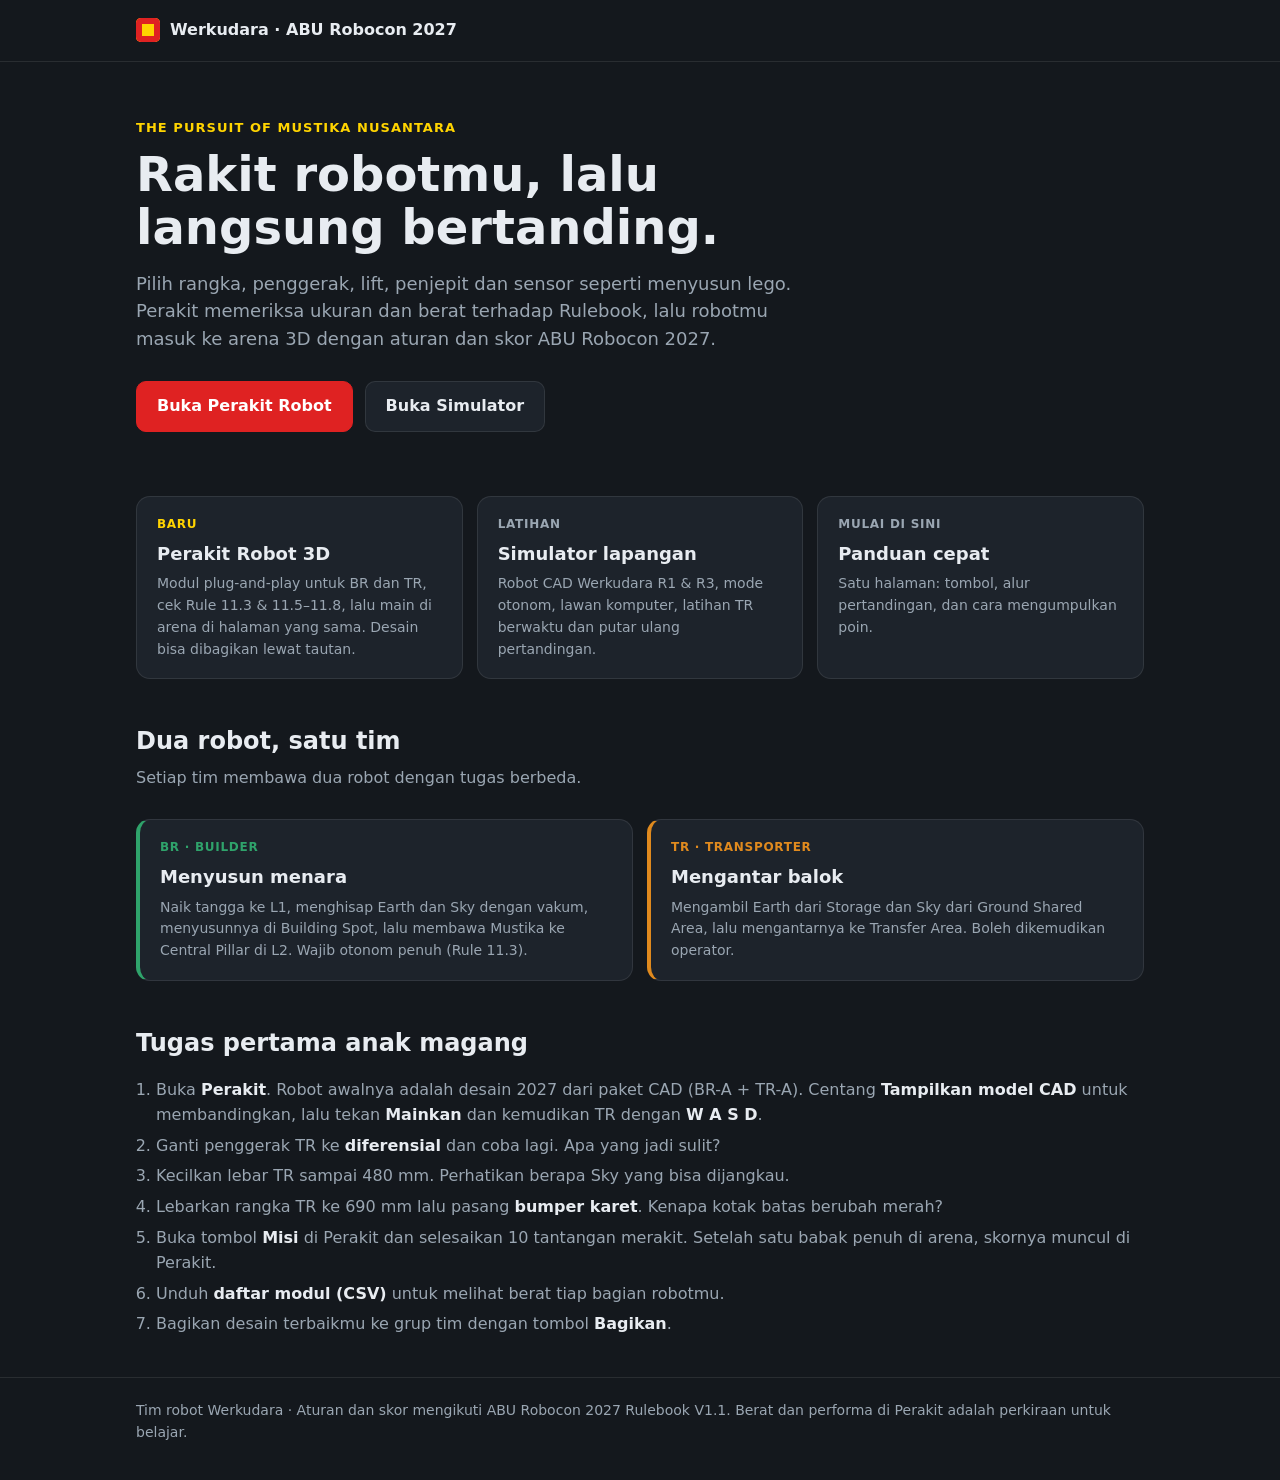
<file: index.html>
<!doctype html>
<html lang="id">
<head>
  <meta charset="utf-8" />
  <meta name="viewport" content="width=device-width, initial-scale=1" />
  <title>Werkudara ABU Robocon 2027</title>
  <meta name="description" content="Tim robot Werkudara: rakit robot ABU Robocon 2027 di browser lalu mainkan di arena 3D." />
  <link rel="icon" href="data:image/svg+xml,%3Csvg xmlns=%22http://www.w3.org/2000/svg%22 viewBox=%220 0 16 16%22%3E%3Crect width=%2216%22 height=%2216%22 rx=%223%22 fill=%22%23df2222%22/%3E%3Crect x=%224%22 y=%224%22 width=%228%22 height=%228%22 fill=%22%23ffd400%22/%3E%3C/svg%3E" />
  <style>
    :root { --bg: #14181d; --panel: #1d232b; --line: rgba(255, 255, 255, 0.09); --text: #e8ecf1; --muted: #9aa6b2; --merah: #df2222; --kuning: #ffd400; --BR: #2fa36b; --TR: #e08a1e; }
    * { box-sizing: border-box; }
    html, body { margin: 0; background: var(--bg); color: var(--text); font: 16px/1.55 "Segoe UI", system-ui, sans-serif; }
    a { color: inherit; }
    .wrap { max-width: 1040px; margin: 0 auto; padding: 0 16px; }
    header { padding: 18px 0; border-bottom: 1px solid var(--line); }
    header .wrap { display: flex; align-items: center; gap: 10px; font-weight: 700; }
    .logo { width: 24px; height: 24px; border-radius: 5px; background: var(--merah); box-shadow: inset 0 0 0 6px var(--merah), inset 0 0 0 12px var(--kuning); }
    .hero { padding: 56px 0 36px; }
    .hero p.kecil { color: var(--kuning); font-weight: 600; letter-spacing: 0.08em; text-transform: uppercase; font-size: 13px; margin: 0 0 10px; }
    h1 { font-size: clamp(30px, 5vw, 48px); line-height: 1.1; margin: 0 0 16px; max-width: 18ch; }
    .hero p.lead { color: var(--muted); font-size: 18px; max-width: 60ch; margin: 0 0 28px; }
    .cta { display: flex; gap: 12px; flex-wrap: wrap; }
    .btn { display: inline-block; padding: 12px 20px; border-radius: 10px; text-decoration: none; font-weight: 600; border: 1px solid var(--line); background: var(--panel); }
    .btn.utama { background: var(--merah); border-color: var(--merah); color: #fff; }
    .btn:hover { filter: brightness(1.12); }
    .kartu-grid { display: grid; grid-template-columns: repeat(auto-fit, minmax(260px, 1fr)); gap: 14px; margin: 28px 0 44px; }
    .kartu { background: var(--panel); border: 1px solid var(--line); border-radius: 14px; padding: 18px 20px; text-decoration: none; display: flex; flex-direction: column; gap: 6px; transition: border-color 0.15s, transform 0.15s; }
    a.kartu:hover { border-color: rgba(255, 255, 255, 0.28); transform: translateY(-2px); }
    .kartu h3 { margin: 0; font-size: 18px; }
    .kartu p { margin: 0; color: var(--muted); font-size: 14px; }
    .kartu .tag { font-size: 12px; font-weight: 700; letter-spacing: 0.06em; text-transform: uppercase; }
    h2 { font-size: 24px; margin: 40px 0 6px; }
    .sub { color: var(--muted); margin: 0 0 8px; }
    .robot { border-left: 4px solid; }
    .robot.BR { border-left-color: var(--BR); }
    .robot.TR { border-left-color: var(--TR); }
    ol.langkah { padding-left: 20px; color: var(--muted); }
    ol.langkah li { margin: 6px 0; }
    ol.langkah b { color: var(--text); }
    footer { border-top: 1px solid var(--line); color: var(--muted); font-size: 14px; padding: 22px 0 36px; margin-top: 40px; }
  </style>
</head>
<body>
  <header><div class="wrap"><span class="logo"></span> Werkudara · ABU Robocon 2027</div></header>
  <main class="wrap">
    <section class="hero">
      <p class="kecil">The Pursuit of Mustika Nusantara</p>
      <h1>Rakit robotmu, lalu langsung bertanding.</h1>
      <p class="lead">Pilih rangka, penggerak, lift, penjepit dan sensor seperti menyusun lego. Perakit memeriksa ukuran dan berat terhadap Rulebook, lalu robotmu masuk ke arena 3D dengan aturan dan skor ABU Robocon 2027.</p>
      <div class="cta">
        <a class="btn utama" href="perakit/">Buka Perakit Robot</a>
        <a class="btn" href="simulator/">Buka Simulator</a>
      </div>
    </section>

    <div class="kartu-grid">
      <a class="kartu" href="perakit/">
        <span class="tag" style="color: var(--kuning)">Baru</span>
        <h3>Perakit Robot 3D</h3>
        <p>Modul plug-and-play untuk BR dan TR, cek Rule 11.3 & 11.5–11.8, lalu main di arena di halaman yang sama. Desain bisa dibagikan lewat tautan.</p>
      </a>
      <a class="kartu" href="simulator/">
        <span class="tag" style="color: var(--muted)">Latihan</span>
        <h3>Simulator lapangan</h3>
        <p>Robot CAD Werkudara R1 & R3, mode otonom, lawan komputer, latihan TR berwaktu dan putar ulang pertandingan.</p>
      </a>
      <a class="kartu" href="simulator/panduan.html">
        <span class="tag" style="color: var(--muted)">Mulai di sini</span>
        <h3>Panduan cepat</h3>
        <p>Satu halaman: tombol, alur pertandingan, dan cara mengumpulkan poin.</p>
      </a>
    </div>

    <h2>Dua robot, satu tim</h2>
    <p class="sub">Setiap tim membawa dua robot dengan tugas berbeda.</p>
    <div class="kartu-grid">
      <div class="kartu robot BR">
        <span class="tag" style="color: var(--BR)">BR · Builder</span>
        <h3>Menyusun menara</h3>
        <p>Naik tangga ke L1, menghisap Earth dan Sky dengan vakum, menyusunnya di Building Spot, lalu membawa Mustika ke Central Pillar di L2. Wajib otonom penuh (Rule 11.3).</p>
      </div>
      <div class="kartu robot TR">
        <span class="tag" style="color: var(--TR)">TR · Transporter</span>
        <h3>Mengantar balok</h3>
        <p>Mengambil Earth dari Storage dan Sky dari Ground Shared Area, lalu mengantarnya ke Transfer Area. Boleh dikemudikan operator.</p>
      </div>
    </div>

    <h2>Tugas pertama anak magang</h2>
    <ol class="langkah">
      <li>Buka <b>Perakit</b>. Robot awalnya adalah desain 2027 dari paket CAD (BR-A + TR-A). Centang <b>Tampilkan model CAD</b> untuk membandingkan, lalu tekan <b>Mainkan</b> dan kemudikan TR dengan <b>W A S D</b>.</li>
      <li>Ganti penggerak TR ke <b>diferensial</b> dan coba lagi. Apa yang jadi sulit?</li>
      <li>Kecilkan lebar TR sampai 480 mm. Perhatikan berapa Sky yang bisa dijangkau.</li>
      <li>Lebarkan rangka TR ke 690 mm lalu pasang <b>bumper karet</b>. Kenapa kotak batas berubah merah?</li>
      <li>Buka tombol <b>Misi</b> di Perakit dan selesaikan 10 tantangan merakit. Setelah satu babak penuh di arena, skornya muncul di Perakit.</li>
      <li>Unduh <b>daftar modul (CSV)</b> untuk melihat berat tiap bagian robotmu.</li>
      <li>Bagikan desain terbaikmu ke grup tim dengan tombol <b>Bagikan</b>.</li>
    </ol>
  </main>
  <footer><div class="wrap">Tim robot Werkudara · Aturan dan skor mengikuti ABU Robocon 2027 Rulebook V1.1. Berat dan performa di Perakit adalah perkiraan untuk belajar.</div></footer>
</body>
</html>
</file>
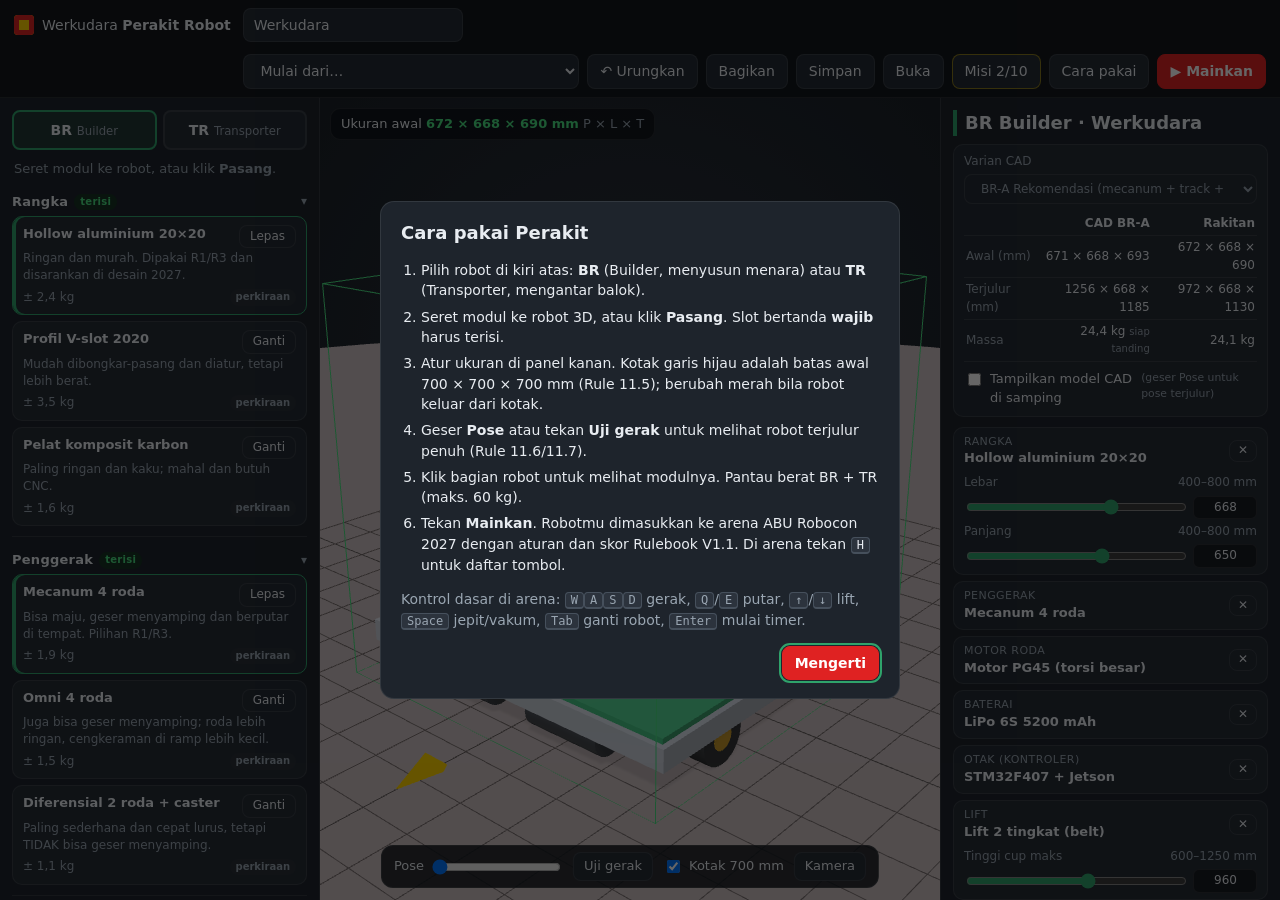
<file: perakit/index.html>
<!doctype html>
<html lang="id">
<head>
  <meta charset="utf-8" />
  <meta name="viewport" content="width=device-width, initial-scale=1" />
  <title>Perakit Robot Werkudara</title>
  <meta name="description" content="Rakit robot ABU Robocon 2027 dari modul plug-and-play, lalu mainkan langsung di arena 3D." />
  <link rel="icon" href="data:image/svg+xml,%3Csvg xmlns=%22http://www.w3.org/2000/svg%22 viewBox=%220 0 16 16%22%3E%3Crect width=%2216%22 height=%2216%22 rx=%223%22 fill=%22%23df2222%22/%3E%3Crect x=%224%22 y=%224%22 width=%228%22 height=%228%22 fill=%22%23ffd400%22/%3E%3C/svg%3E" />
  <link rel="stylesheet" href="css/perakit.css" />
  <script type="importmap">
    { "imports": { "three": "../simulator/vendor/three.module.js", "three/addons/": "../simulator/vendor/addons/" } }
  </script>
</head>
<body>
  <header id="atas">
    <a class="merek" href="../" title="Beranda Werkudara"><span class="logo"></span><span>Werkudara <b>Perakit Robot</b></span></a>
    <input id="nama" type="text" maxlength="24" placeholder="Nama robotmu" aria-label="Nama desain" />
    <div class="aksi-atas">
      <select id="templat" aria-label="Mulai dari templat">
        <option value="">Mulai dari…</option>
      </select>
      <button id="urung" type="button" title="Urungkan perubahan terakhir (Ctrl+Z)" disabled>↶ Urungkan</button>
      <button id="bagikan" type="button" title="Salin tautan desain ini">Bagikan</button>
      <button id="unduh" type="button" title="Unduh desain (JSON)">Simpan</button>
      <label class="tombol" title="Buka desain (JSON)">Buka<input id="buka" type="file" accept=".json,application/json" hidden /></label>
      <button id="misi-btn" type="button" title="Tantangan merakit">Misi</button>
      <button id="panduan-btn" type="button">Cara pakai</button>
      <button id="main-atas" type="button" class="utama">▶ Mainkan</button>
    </div>
  </header>

  <main id="kerja">
    <aside id="palet" aria-label="Modul">
      <div class="tab" role="tablist">
        <button role="tab" data-kind="BR" class="BR">BR <small>Builder</small></button>
        <button role="tab" data-kind="TR" class="TR">TR <small>Transporter</small></button>
      </div>
      <p class="petunjuk">Seret modul ke robot, atau klik <b>Pasang</b>.</p>
      <div id="daftar-modul"></div>
    </aside>

    <section id="panggung">
      <canvas id="tiga" aria-label="Pratinjau robot 3D"></canvas>
      <div id="jatuh">Lepaskan untuk memasang</div>
      <div id="alat">
        <label title="Geser untuk melihat robot saat mekanisme terjulur">Pose <input id="pose" type="range" min="0" max="1" step="0.01" value="0" /></label>
        <button id="uji-gerak" type="button" aria-pressed="false">Uji gerak</button>
        <label><input id="batas" type="checkbox" checked /> Kotak 700 mm</label>
        <button id="kamera-reset" type="button" title="Kembalikan kamera">Kamera</button>
      </div>
      <div id="ukuran-awal" aria-live="polite"></div>
      <div id="tip"></div>
    </section>

    <aside id="ringkas" aria-label="Rakitan">
      <h2 id="judul-robot">BR</h2>
      <div id="cad-panel"></div>
      <div id="slot-list"></div>
      <h3>Cek Rulebook</h3>
      <ul id="cek"></ul>
      <h3>Performa (perkiraan)</h3>
      <table id="spes"></table>
      <h3>Berat tim <small>(Rule 11.8: maks. 60 kg berdua)</small></h3>
      <div id="berat"></div>
      <button id="belanja" type="button" class="kecil-btn" title="Unduh daftar modul BR dan TR sebagai CSV (bisa dibuka di Excel/Sheets)">Unduh daftar modul (CSV)</button>
      <div id="hasil-arena" hidden></div>
      <button id="main" type="button" class="utama">▶ Mainkan di arena 2027</button>
      <p class="muted kecil">Angka berat dan performa adalah perkiraan untuk belajar. Robot asli: ukur lalu isi menu Kustom di simulator.</p>
    </aside>
  </main>

  <dialog id="dlg-main">
    <form method="dialog">
      <h2>Mainkan di arena</h2>
      <p id="main-info" class="muted"></p>
      <fieldset>
        <legend>Cara main</legend>
        <label><input type="radio" name="cara" value="tr" checked /> Kemudikan TR, BR otonom <small>(seperti lomba)</small></label>
        <label><input type="radio" name="cara" value="manual" /> Kemudikan BR dan TR sendiri <small>(Tab untuk berganti)</small></label>
        <label><input type="radio" name="cara" value="otonom" /> Tonton kedua robot otonom</label>
        <label><input type="radio" name="cara" value="earth" /> Latihan TR berwaktu: antar 2 tumpukan Earth</label>
      </fieldset>
      <fieldset>
        <legend>Lawan</legend>
        <label><input type="radio" name="lawan" value="0" checked /> Tanpa lawan</label>
        <label><input type="radio" name="lawan" value="sama" /> Komputer, robot sama dengan rakitanmu</label>
        <label><input type="radio" name="lawan" value="r1" /> Komputer, robot Werkudara R1 &amp; R3</label>
      </fieldset>
      <fieldset class="baris">
        <legend>Tim</legend>
        <label><input type="radio" name="tim" value="merah" checked /> Merah</label>
        <label><input type="radio" name="tim" value="biru" /> Biru</label>
      </fieldset>
      <div class="tombol-dlg">
        <button value="batal" type="submit">Batal</button>
        <button value="ok" type="submit" class="utama" id="main-ok">Mulai</button>
      </div>
    </form>
  </dialog>

  <dialog id="dlg-misi">
    <form method="dialog">
      <h2>Misi merakit <small id="misi-jumlah" class="muted"></small></h2>
      <p class="muted">Selesaikan tantangan ini untuk mengenal aturan dan pilihan desain robot. Misi tercentang otomatis.</p>
      <ol id="misi-list"></ol>
      <div class="tombol-dlg"><button type="button" id="misi-reset">Ulangi dari awal</button><button type="submit" class="utama">Tutup</button></div>
    </form>
  </dialog>

  <dialog id="dlg-panduan">
    <form method="dialog">
      <h2>Cara pakai Perakit</h2>
      <ol>
        <li>Pilih robot di kiri atas: <b>BR</b> (Builder, menyusun menara) atau <b>TR</b> (Transporter, mengantar balok).</li>
        <li>Seret modul ke robot 3D, atau klik <b>Pasang</b>. Slot bertanda <b>wajib</b> harus terisi.</li>
        <li>Atur ukuran di panel kanan. Kotak garis hijau adalah batas awal 700 × 700 × 700 mm (Rule 11.5); berubah merah bila robot keluar dari kotak.</li>
        <li>Geser <b>Pose</b> atau tekan <b>Uji gerak</b> untuk melihat robot terjulur penuh (Rule 11.6/11.7).</li>
        <li>Klik bagian robot untuk melihat modulnya. Pantau berat BR + TR (maks. 60 kg).</li>
        <li>Tekan <b>Mainkan</b>. Robotmu dimasukkan ke arena ABU Robocon 2027 dengan aturan dan skor Rulebook V1.1. Di arena tekan <kbd>H</kbd> untuk daftar tombol.</li>
      </ol>
      <p class="muted">Kontrol dasar di arena: <kbd>W</kbd><kbd>A</kbd><kbd>S</kbd><kbd>D</kbd> gerak, <kbd>Q</kbd>/<kbd>E</kbd> putar, <kbd>↑</kbd>/<kbd>↓</kbd> lift, <kbd>Space</kbd> jepit/vakum, <kbd>Tab</kbd> ganti robot, <kbd>Enter</kbd> mulai timer.</p>
      <div class="tombol-dlg"><button type="submit" class="utama">Mengerti</button></div>
    </form>
  </dialog>

  <div id="arena" hidden>
    <div class="arena-bar">
      <button id="kembali" type="button">◀ Kembali ke perakit</button>
      <span id="arena-judul"></span>
      <span class="muted">Klik arena lalu pakai keyboard · <kbd>H</kbd> bantuan</span>
    </div>
    <iframe id="arena-frame" title="Arena ABU Robocon 2027" allow="gamepad; fullscreen"></iframe>
  </div>

  <div id="pesan" role="status"></div>
  <script type="module" src="js/main.js"></script>
</body>
</html>
</file>
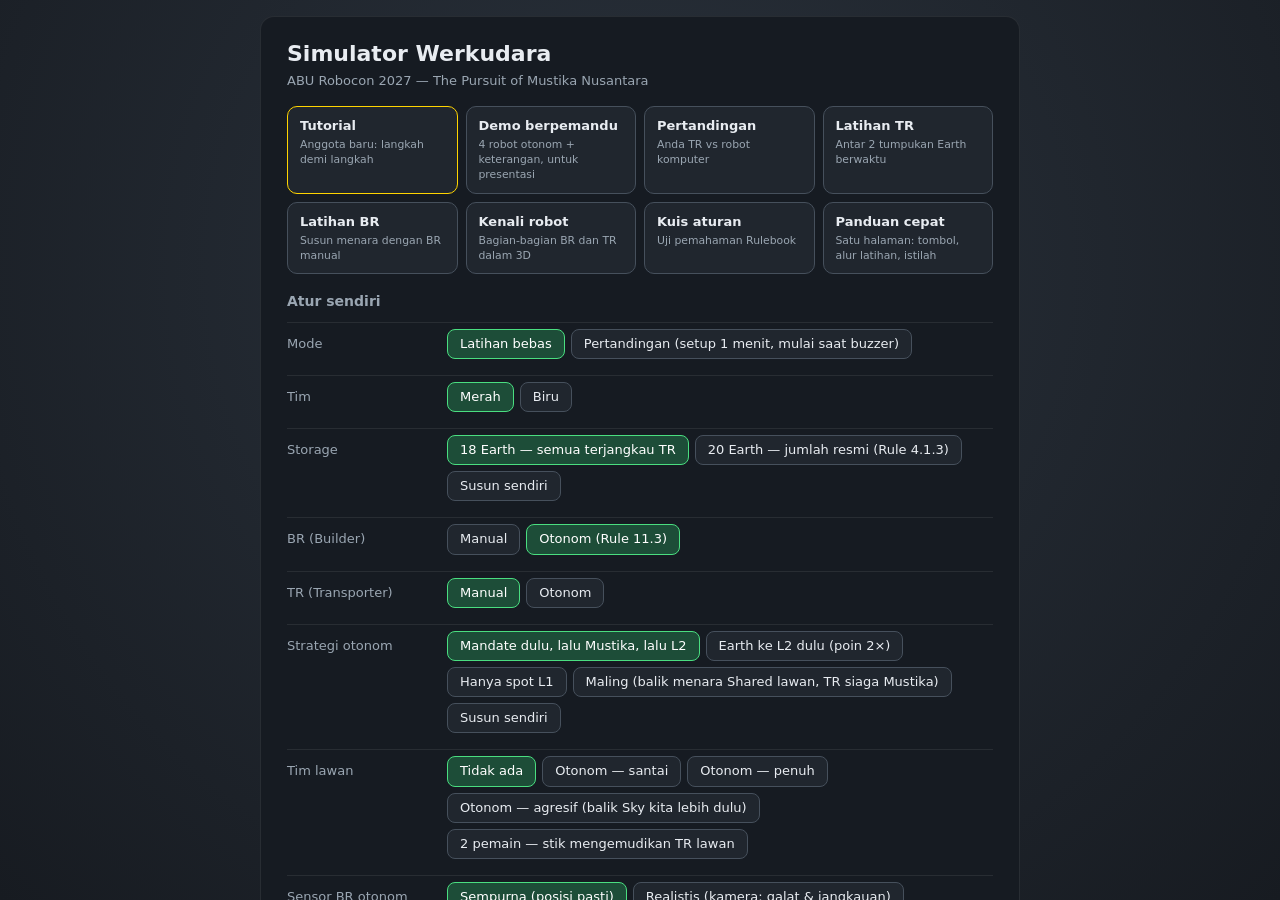
<file: simulator/index.html>
<!doctype html>
<html lang="id">
<head>
  <meta charset="utf-8" />
  <meta name="viewport" content="width=device-width, initial-scale=1" />
  <title>Simulator Werkudara ABU Robocon 2027</title>
  <link rel="icon" href="data:image/svg+xml,%3Csvg xmlns=%22http://www.w3.org/2000/svg%22 viewBox=%220 0 16 16%22%3E%3Crect width=%2216%22 height=%2216%22 rx=%223%22 fill=%22%23df2222%22/%3E%3Crect x=%224%22 y=%224%22 width=%228%22 height=%228%22 fill=%22%23ffd400%22/%3E%3C/svg%3E" />
  <link rel="stylesheet" href="css/style.css" />
  <script type="importmap">
    { "imports": { "three": "./vendor/three.module.js", "three/addons/": "./vendor/addons/" } }
  </script>
</head>
<body>
  <canvas id="view"></canvas>

  <div id="topbar">
    <span id="team" class="red">TIM MERAH</span>
    <div class="score"><span id="score-me">0</span><small>vs</small><span id="score-opp">0</span></div>
    <div class="timebox"><span id="timer" class="setup">3:00</span><small id="phase">Siap</small></div>
    <div class="meta"><div id="bd"></div><div id="mandate"></div></div>
  </div>

  <div id="panel">
    <div id="robot-name" class="BR">BR</div>
    <table id="telemetry"></table>
    <div id="other" class="muted"></div>
    <div id="auto" class="muted"></div>
    <div class="muted">Kamera: <b id="cam"></b> · <kbd>Tab</kbd> ganti robot · <kbd>H</kbd> bantuan</div>
    <div id="pad" class="muted"></div>
  </div>

  <ul id="log"></ul>
  <canvas id="minimap" width="240" height="240"></canvas>
  <div id="flash"></div>
  <div id="toast"></div>
  <div id="keys"></div>

  <div id="tl">
    <div class="tl-head">
      <h3>Catatan waktu <small>(tekan L untuk tutup)</small></h3>
      <button id="tl-replay">Putar ulang</button><button id="tl-csv">Unduh CSV</button>
      <label class="rp-load" title="CSV robot asli: t,vx,vy,wz,x,y,yaw">Bandingkan log robot<input id="tl-banding" type="file" accept=".csv,text/csv"></label>
      <button id="tl-close">Tutup</button>
    </div>
    <div id="tl-sum"></div>
    <div class="tl-scroll">
      <table><thead><tr><th>Waktu</th><th>Robot</th><th>Jenis</th><th>Keterangan</th><th>Poin</th><th>M : B</th></tr></thead><tbody id="tl-rows"></tbody></table>
    </div>
    <h4>Waktu terbuang <small class="muted">(robot diam ≥ 2 s saat pertandingan berjalan, dari rekaman)</small></h4>
    <div id="tl-idle" class="tl-scroll small"></div>
    <h4>Riwayat pertandingan <button id="tl-clear">hapus</button></h4>
    <div class="tl-scroll small">
      <table><thead><tr><th>Kapan</th><th>Pengaturan</th><th>Skor</th><th>Mandate</th><th>Mustika</th><th>Fail/Langgar/Retry</th></tr></thead><tbody id="tl-hist"></tbody></table>
    </div>
  </div>

  <div id="replay" role="region" aria-label="Putar ulang pertandingan">
    <button id="rp-play" title="Putar / jeda">⏸</button>
    <select id="rp-speed" aria-label="Kecepatan"><option value="0.5">0,5×</option><option value="1" selected>1×</option><option value="2">2×</option><option value="4">4×</option></select>
    <input id="rp-pos" type="range" min="0" max="1000" value="0" aria-label="Waktu rekaman">
    <span id="rp-time">0:00</span>
    <button id="rp-save">Simpan</button>
    <label class="rp-load">Muat<input id="rp-file" type="file" accept=".json,application/json"></label>
    <button id="rp-close">Tutup</button>
  </div>

  <div id="help">
    <div class="help-inner">
      <h2>Kontrol Simulator <small>(tekan H untuk tutup)</small></h2>
      <div class="cols">
        <div>
          <h3>Gerak (kedua robot)</h3>
          <table>
            <tr><td>Maju / mundur</td><td><kbd>W</kbd> <kbd>S</kbd></td><td>Stik kiri ↕</td></tr>
            <tr><td>Geser kiri / kanan</td><td><kbd>A</kbd> <kbd>D</kbd></td><td>Stik kiri ↔</td></tr>
            <tr><td>Putar kiri / kanan</td><td><kbd>Q</kbd> <kbd>E</kbd></td><td>Stik kanan ↔</td></tr>
            <tr><td>Presisi (lambat)</td><td>tahan <kbd>Shift</kbd></td><td>tahan □ / klik L3</td></tr>
            <tr><td>Lift naik / turun</td><td><kbd>↑</kbd> <kbd>↓</kbd></td><td>Stik kanan ↕</td></tr>
          </table>
          <h3>BR R1 (Builder)</h3>
          <table>
            <tr><td>Boom tarik / julur</td><td><kbd>←</kbd> <kbd>→</kbd></td><td>L2 / R2</td></tr>
            <tr><td>Vakum ON / OFF</td><td><kbd>Space</kbd></td><td>✕</td></tr>
            <tr><td>Wrist roll</td><td><kbd>R</kbd> <kbd>F</kbd></td><td>L1 / R1</td></tr>
            <tr><td>Track turun / naik</td><td><kbd>T</kbd></td><td>○</td></tr>
            <tr><td>Flipper buka / lipat</td><td><kbd>G</kbd> <kbd>B</kbd></td><td>D-pad ↑ / ↓</td></tr>
            <tr><td>Freeze / Resume</td><td><kbd>K</kbd></td><td>R3</td></tr>
            <tr><td>Preset 1–6</td><td><kbd>1</kbd>…<kbd>6</kbd></td><td>D-pad ← / →</td></tr>
          </table>
          <p class="muted">Preset BR: 1 awal h335 · 2 Earth lantai h175 · 3 Earth atas h525 · 4 mode tangga h460 + track · 5 Sky lantai h100 · 6 Sky di menara h800 e120</p>
        </div>
        <div>
          <h3>TR R3 (Transporter)</h3>
          <table>
            <tr><td>Jepit / lepas otomatis</td><td><kbd>Space</kbd></td><td>✕</td></tr>
            <tr><td>Rahang buka / tutup manual</td><td><kbd>←</kbd> <kbd>→</kbd></td><td>L2 / R2</td></tr>
            <tr><td>Preset tinggi rahang</td><td><kbd>1</kbd>…<kbd>6</kbd></td><td>D-pad ← / →</td></tr>
          </table>
          <p class="muted">Preset TR: 1 Z250 · 2 Earth bawah Z175 · 3 Earth atas Z525 · 4 Mustika Z554 · 5 maks Z646 · 6 Sky Z172</p>
          <h3>Umum</h3>
          <table>
            <tr><td>Ganti robot aktif</td><td><kbd>Tab</kbd></td><td>Share</td></tr>
            <tr><td>Mode kamera</td><td><kbd>C</kbd></td><td>△</td></tr>
            <tr><td>Mulai / jeda timer</td><td><kbd>Enter</kbd></td><td>Options</td></tr>
            <tr><td>Retry ke Start Zone</td><td><kbd>Backspace</kbd></td><td>Touchpad, atau □/X + Options/Start</td></tr>
            <tr><td>Retry BR ke L1 Retry Zone</td><td><kbd>Shift</kbd>+<kbd>Backspace</kbd></td><td>□/X + Share/Back</td></tr>
            <tr><td>BR otonom ON / OFF</td><td><kbd>O</kbd></td><td>PS / Guide</td></tr>
            <tr><td>TR otonom ON / OFF</td><td><kbd>I</kbd></td><td></td></tr>
            <tr><td>Catatan waktu (tabel, CSV, riwayat)</td><td><kbd>L</kbd></td><td></td></tr>
            <tr><td>Tampilan sensor BR (perkiraan posisi)</td><td><kbd>V</kbd></td><td></td></tr>
            <tr><td>Suara / bisu</td><td><kbd>N</kbd></td><td></td></tr>
            <tr><td>Rekam komentar pengarah (mikrofon)</td><td><kbd>J</kbd></td><td></td></tr>
            <tr><td>Setup (mode Pertandingan): tukar zona TR/BR, putar robot 90°</td><td><kbd>Z</kbd> <kbd>X</kbd></td><td></td></tr>
            <tr><td>Minimap</td><td><kbd>M</kbd></td><td></td></tr>
            <tr><td>Nama area di lapangan</td><td><kbd>Y</kbd></td><td></td></tr>
            <tr><td>Sembunyikan panel kontrol</td><td><kbd>U</kbd></td><td></td></tr>
            <tr><td>Reset lapangan</td><td><kbd>P</kbd></td><td></td></tr>
            <tr><td>Kembali ke menu awal</td><td><kbd>Esc</kbd></td><td></td></tr>
          </table>
          <p class="muted">Dua stik: stik #1 mengendalikan robot aktif, stik #2 mengendalikan robot lainnya. Mouse: putar/zoom kamera.</p>
          <p class="muted"><b>BR otonom (O):</b> BR naik sendiri, menyusun Earth dan Sky yang ditaruh TR di Transfer Area, lalu mengambil Mustika langsung dari rahang TR setelah Mandate. Taruh benda di tengah Transfer Area, lurus, lalu mundurkan TR.</p>
          <h3>Alur misi singkat</h3>
          <ol class="muted">
            <li>TR jepit kolom Earth di Storage → naik ramp → lepas di Transfer Area (+5/blok).</li>
            <li>BR: track turun (T), naik tangga ke Transfer Area → masuk L1.</li>
            <li>BR ambil Earth dengan vakum, susun 2 Earth + 1 Sky di Building Spot (Sky: putar wrist 90° agar warna tim di atas). Spot L1 menempel barrier: turunkan track (T) agar rangka bisa berada di atas barrier 50 mm.</li>
            <li>2 menara lengkap (≥1 di Shared) = Sanctuary Mandate → TR ambil Mustika → serah langsung ke BR.</li>
            <li>BR naik L2 (track turun + flipper ≥140°) → taruh Mustika di Central Pillar (+250).</li>
          </ol>
        </div>
      </div>
    </div>
  </div>

  <div id="loading"><div class="spinner"></div><div id="loading-msg">Memuat…</div></div>

  <div id="menu"></div>

  <script type="module" src="js/boot.js"></script>
</body>
</html>
</file>
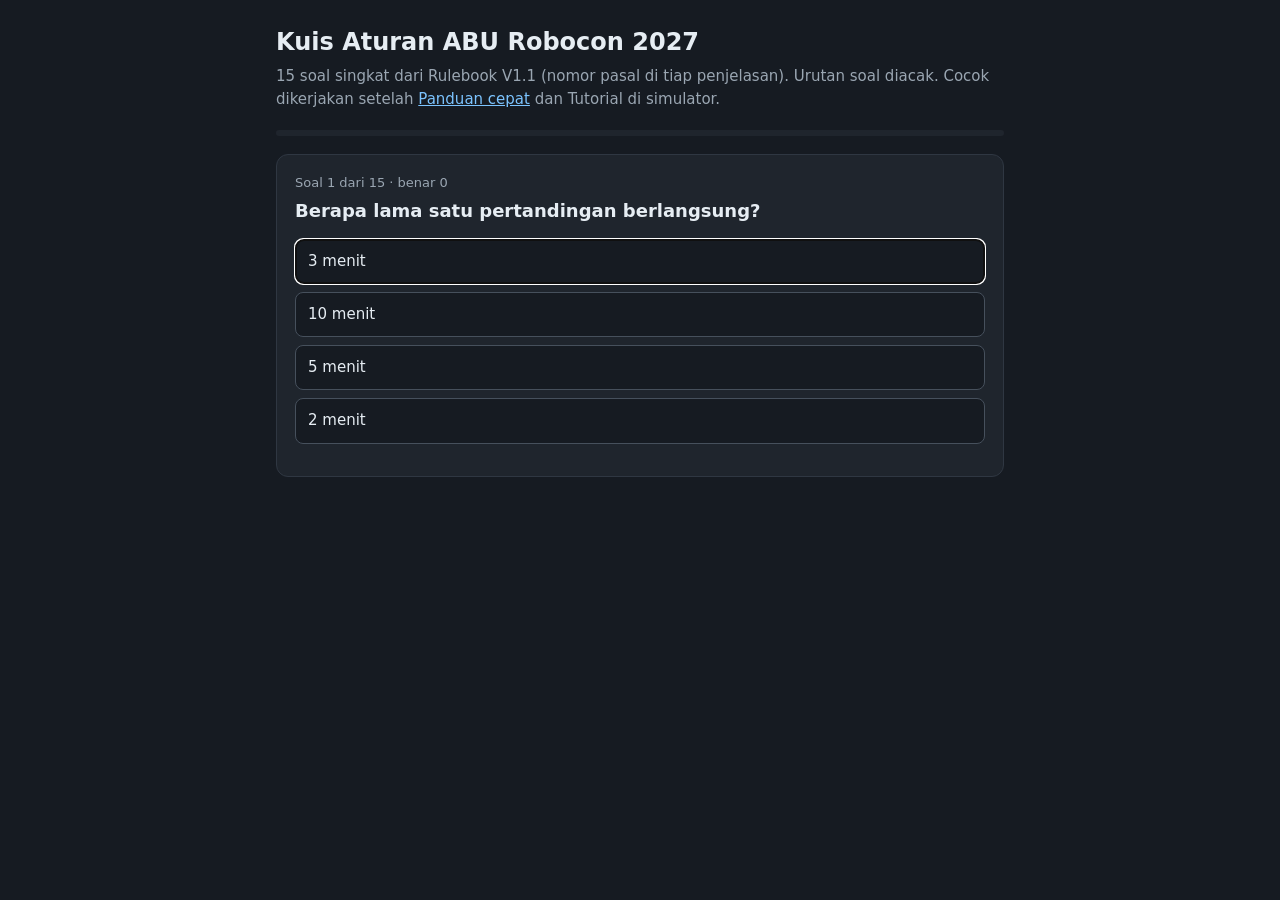
<file: simulator/kuis.html>
<!doctype html>
<html lang="id">
<head>
<meta charset="utf-8" />
<meta name="viewport" content="width=device-width, initial-scale=1" />
<title>Kuis Aturan — Simulator Werkudara</title>
<style>
  :root { --bg: #161b22; --panel: #1f252d; --line: #2f3742; --fg: #e6edf3; --muted: #9aa6b2; --ok: #3fb97f; --bad: #f87171; --acc: #ffd400; }
  * { box-sizing: border-box; }
  body { margin: 0; background: var(--bg); color: var(--fg); font: 15px/1.55 system-ui, -apple-system, "Segoe UI", sans-serif; }
  main { max-width: 760px; margin: 0 auto; padding: 24px 16px 48px; }
  h1 { font-size: 24px; margin: 0 0 4px; }
  p.sub { color: var(--muted); margin: 0 0 18px; }
  .bar { height: 6px; background: var(--panel); border-radius: 3px; overflow: hidden; margin: 10px 0 18px; }
  .bar i { display: block; height: 100%; width: 0; background: var(--acc); transition: width .2s; }
  .card { background: var(--panel); border: 1px solid var(--line); border-radius: 12px; padding: 18px; }
  .no { color: var(--muted); font-size: 13px; }
  h2 { font-size: 18px; margin: 4px 0 14px; }
  .opsi { display: grid; gap: 8px; }
  .opsi button { text-align: left; background: #161b22; color: var(--fg); border: 1px solid #46505c; border-radius: 8px; padding: 10px 12px; font: inherit; cursor: pointer; }
  .opsi button:hover:not(:disabled) { border-color: var(--acc); }
  .opsi button.benar { border-color: var(--ok); background: #173326; }
  .opsi button.salah { border-color: var(--bad); background: #3a1c1c; }
  .opsi button:disabled { cursor: default; }
  .jelas { margin-top: 14px; padding: 10px 12px; border-left: 3px solid var(--acc); background: #161b22; border-radius: 0 8px 8px 0; display: none; }
  .jelas.show { display: block; }
  .jelas b.ok { color: var(--ok); } .jelas b.no { color: var(--bad); }
  .aksi { display: flex; gap: 8px; margin-top: 14px; flex-wrap: wrap; }
  .aksi button, .aksi a { background: var(--acc); color: #111; border: 0; border-radius: 8px; padding: 8px 16px; font: 600 15px system-ui, sans-serif; cursor: pointer; text-decoration: none; }
  .aksi .lain { background: #2a313a; color: var(--fg); }
  .hasil h2 { font-size: 26px; }
  .hasil ul { padding-left: 18px; }
  .hasil li { margin: 6px 0; }
  .muted { color: var(--muted); }
  a { color: #7cc4ff; }
</style>
</head>
<body>
<main>
  <h1>Kuis Aturan ABU Robocon 2027</h1>
  <p class="sub">15 soal singkat dari Rulebook V1.1 (nomor pasal di tiap penjelasan). Urutan soal diacak. Cocok dikerjakan setelah <a href="panduan.html">Panduan cepat</a> dan Tutorial di simulator.</p>
  <div class="bar" aria-hidden="true"><i id="bar"></i></div>
  <div id="kuis" class="card" aria-live="polite"></div>
</main>
<script>
// Tiap soal: tanya, opsi, indeks jawaban benar, penjelasan (dengan pasal)
const SOAL = [
  { q: 'Berapa lama satu pertandingan berlangsung?', o: ['2 menit', '3 menit', '5 menit', '10 menit'], a: 1,
    j: '3 menit (timer 3:00). Sebelumnya ada waktu setup 1 menit (4.1.1).' },
  { q: 'Robot mana yang wajib berjalan otomatis penuh?', o: ['TR (Transporter)', 'BR (Builder)', 'Keduanya', 'Tidak ada, keduanya boleh manual'], a: 1,
    j: 'BR wajib otomatis penuh (11.3). TR boleh manual atau otomatis (11.2).' },
  { q: 'Berapa poin untuk setiap blok yang diantar TR ke Transfer Area?', o: ['+5, sekali per blok', '+10', '+5 setiap kali ditaruh', '+20'], a: 0,
    j: 'Transfer bernilai +5 dan hanya dihitung sekali per blok (8.1). Menaruh ulang blok yang sama tidak menambah poin.' },
  { q: 'Susunan menara yang benar dari bawah ke atas adalah…', o: ['Sky, Earth, Earth', 'Earth, Sky, Earth', 'Earth, Earth, Sky', 'Bebas, asal tiga blok'], a: 2,
    j: 'Dua Earth Block lalu Sky Block di puncak. Earth di urutan yang salah menjadi Failure; Sky di atas satu Earth saja atau langsung di spot menjadi invalid (5.1.4, 6.3).' },
  { q: 'Poin menara di Level 1 untuk Earth bawah / Earth tengah / Sky adalah…', o: ['5 / 10 / 20', '10 / 20 / 40', '20 / 40 / 80', '10 / 10 / 10'], a: 1,
    j: 'Di L1: 10 / 20 / 40. Di L2 dua kali lipat: 20 / 40 / 80 (8.2).' },
  { q: 'Apa yang menentukan tim pemilik poin Sky Block di puncak menara?', o: ['Tim yang menaruhnya', 'Warna belahan yang menghadap ke atas', 'Warna menara di bawahnya', 'Tim yang pertama menyentuhnya'], a: 1,
    j: 'Sky harus rata dan satu warna menghadap atas; warna itu pemilik poinnya. Sky di menara boleh dibalik, dan skor berubah saat flip selesai (3.5.6–3.5.8).' },
  { q: 'Syarat Sanctuary Mandate adalah…', o: ['Satu menara lengkap di L2', 'Dua menara lengkap warna tim pada saat yang sama, minimal satu di area Shared', 'Lima Earth di Building Spot', 'Mustika diambil dari pilar'], a: 1,
    j: 'Dua menara lengkap warna tim sekaligus, minimal satu di Shared (3.6.1). Sekali tercapai, Mandate bersifat permanen (3.6.2).' },
  { q: 'Kapan TR boleh mengambil Mustika?', o: ['Kapan saja', 'Setelah 1 menit', 'Setelah Sanctuary Mandate', 'Hanya di 30 detik terakhir'], a: 2,
    j: 'Mustika hanya boleh diambil setelah Mandate (3.6.7). Di simulator Mustika yang diambil lebih awal menjadi tidak sah + Forced Retry.' },
  { q: 'Berapa poin Mustika yang diabadikan di Central Pillar?', o: ['+80', '+100', '+250', 'Langsung menang'], a: 2,
    j: '+250 (8.5). Hanya Mustika pertama yang sah; setelah satu tim mengabadikan Mustika, Mustika lain dikeluarkan (3.6.8).' },
  { q: 'Berapa blok yang boleh dibawa sekaligus oleh TR dan BR?', o: ['TR 2, BR 3', 'TR 3, BR 2', 'Keduanya 2', 'Tidak dibatasi'], a: 1,
    j: 'TR maks 3 blok, BR maks 2 blok (6.4). Blok di atas batas, atau blok yang dibawa bersama Mustika, menjadi invalid.' },
  { q: 'Robot tim kita menabrak menara sampai bloknya bergeser. Akibatnya?', o: ['Tidak apa-apa bila tidak sengaja', 'Forced Retry, dan menara dipulihkan wasit', 'Tim lawan langsung menang', 'Hanya peringatan lisan'], a: 1,
    j: 'Menara roboh atau balok tergeser = Forced Retry, apa pun niatnya; wasit memulihkan menara (6.6.1–6.6.2).' },
  { q: 'Boleh tidak tim lawan memindahkan Earth kita yang sudah benar di Building Spot?', o: ['Boleh', 'Tidak boleh, pelanggaran = Forced Retry', 'Boleh bila di area Shared', 'Boleh setelah Mandate'], a: 1,
    j: 'Earth yang sudah benar tidak boleh dipindah lawan (3.5.5); pelanggarannya Forced Retry dan menara dikembalikan (6.6.1).' },
  { q: 'Saat buzzer berbunyi, blok yang masih dipegang atau disentuh robot…', o: ['Tetap dihitung', 'Tidak dihitung', 'Dihitung setengah', 'Dihitung untuk lawan'], a: 1,
    j: 'Benda yang masih disentuh, dijepit, atau ditopang robot saat buzzer tidak dihitung (4.6.3, 8.6.1).' },
  { q: 'Bila skor sama, faktor pertama penentu pemenang adalah…', o: ['Jumlah blok di L1', 'Mustika yang diabadikan', 'Jumlah Retry paling sedikit', 'Lempar koin'], a: 1,
    j: 'Urutan tie-break 9.3: Mustika → jumlah Sky warna tim → blok di L2 → blok di L1 → keputusan juri.' },
  { q: 'Ukuran maksimum robot saat start (sebelum terjulur) adalah…', o: ['500 × 500 × 500 mm', '700 × 700 × 700 mm', '1000 × 1000 × 1200 mm', '1400 × 1000 × 1200 mm'], a: 1,
    j: 'Awal 700 × 700 × 700 mm (11.5). Saat terjulur maks 1400 × 1000 × 1200 mm (11.6–11.7). Total berat kedua robot maks 60 kg (11.8).' },
  { q: 'Earth yang masih dipegang lalu menyentuh lantai di luar Storage, Transfer Area, atau Building Spot menjadi…', o: ['Tetap sah', 'Failure', 'Bonus +5', 'Milik lawan'], a: 1,
    j: 'Earth yang menyentuh lantai di tempat terlarang menjadi Failure, walau masih dipegang (5.1.4).' },
];
const N = 15;
const acak = (a) => { a = a.slice(); for (let i = a.length - 1; i > 0; i--) { const j = Math.floor(Math.random() * (i + 1)); [a[i], a[j]] = [a[j], a[i]]; } return a; };
const esc = (s) => String(s).replace(/[&<>"]/g, (c) => ({ '&': '&amp;', '<': '&lt;', '>': '&gt;', '"': '&quot;' }[c]));
let daftar, i, benar, salah;
const el = document.getElementById('kuis'), bar = document.getElementById('bar');

function mulai() {
  daftar = acak(SOAL).slice(0, N).map((s) => {
    const urut = acak(s.o.map((t, k) => ({ t, k })));
    return { ...s, urut, a: urut.findIndex((x) => x.k === s.a) };
  });
  i = 0; benar = 0; salah = [];
  tampil();
}

function tampil() {
  bar.style.width = `${(i / daftar.length) * 100}%`;
  if (i >= daftar.length) return akhir();
  const s = daftar[i];
  el.innerHTML = `<div class="no">Soal ${i + 1} dari ${daftar.length} · benar ${benar}</div><h2>${esc(s.q)}</h2>
    <div class="opsi">${s.urut.map((x, k) => `<button type="button" data-k="${k}">${esc(x.t)}</button>`).join('')}</div>
    <div class="jelas" id="jelas"></div><div class="aksi" id="aksi"></div>`;
  for (const b of el.querySelectorAll('.opsi button')) b.addEventListener('click', () => jawab(Number(b.dataset.k)));
  el.querySelector('.opsi button').focus();
}

function jawab(k) {
  const s = daftar[i], ok = k === s.a;
  if (ok) benar++; else salah.push(s);
  el.querySelectorAll('.opsi button').forEach((b, n) => { b.disabled = true; if (n === s.a) b.classList.add('benar'); else if (n === k) b.classList.add('salah'); });
  const j = el.querySelector('#jelas');
  j.innerHTML = `<b class="${ok ? 'ok' : 'no'}">${ok ? 'Benar!' : 'Belum tepat.'}</b> ${esc(s.j)}`;
  j.classList.add('show');
  const a = el.querySelector('#aksi');
  a.innerHTML = `<button type="button" id="lanjut">${i + 1 < daftar.length ? 'Soal berikutnya' : 'Lihat hasil'}</button>`;
  const btn = a.querySelector('#lanjut');
  btn.addEventListener('click', () => { i++; tampil(); });
  btn.focus();
}

function akhir() {
  const n = daftar.length, pct = Math.round((benar / n) * 100);
  const pesan = pct === 100 ? 'Sempurna! Siap jadi wasit latihan.' : pct >= 80 ? 'Bagus sekali. Baca lagi pasal yang terlewat di bawah.' : pct >= 50 ? 'Lumayan. Ulangi setelah membaca Panduan cepat.' : 'Ayo baca Panduan cepat dan coba Tutorial di simulator dulu.';
  try {
    const KEY = 'simabu.kuis', h = JSON.parse(localStorage.getItem(KEY) || '[]');
    h.unshift({ benar, n, kapan: new Date().toISOString().slice(0, 16).replace('T', ' ') });
    localStorage.setItem(KEY, JSON.stringify(h.slice(0, 10)));
  } catch { /* penyimpanan diblokir */ }
  el.innerHTML = `<div class="hasil"><h2>${benar} / ${n} benar (${pct} %)</h2><p>${pesan}</p>
    ${salah.length ? `<p class="muted">Yang perlu dibaca lagi:</p><ul>${salah.map((s) => `<li><b>${esc(s.q)}</b><br><span class="muted">${esc(s.j)}</span></li>`).join('')}</ul>` : ''}
    <div class="aksi"><button type="button" id="ulang">Ulangi kuis</button><a class="lain" href="./">Ke simulator</a><a class="lain" href="panduan.html">Panduan cepat</a></div></div>`;
  el.querySelector('#ulang').addEventListener('click', mulai);
}
window.__kuis = { SOAL, jawab: (k) => jawab(k), get soal() { return daftar[i]; } };   // uji otomatis
mulai();
</script>
</body>
</html>
</file>
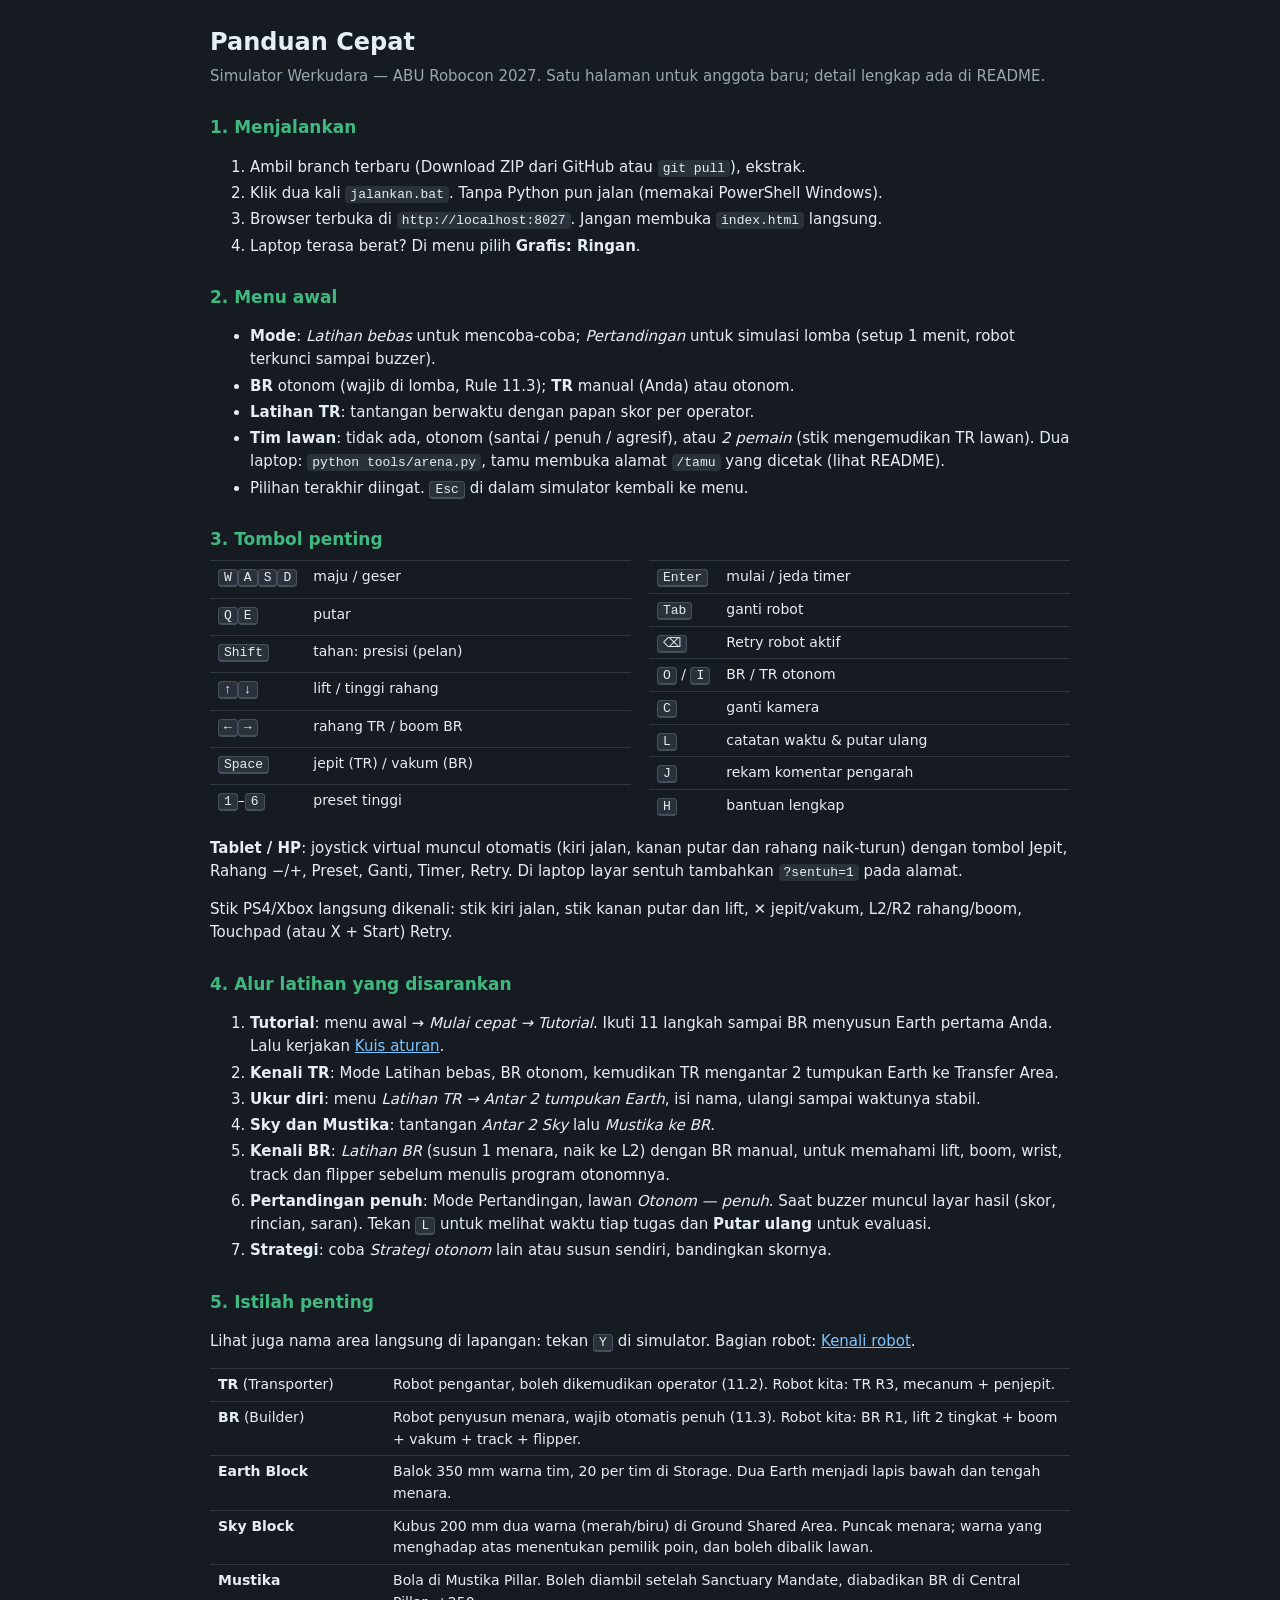
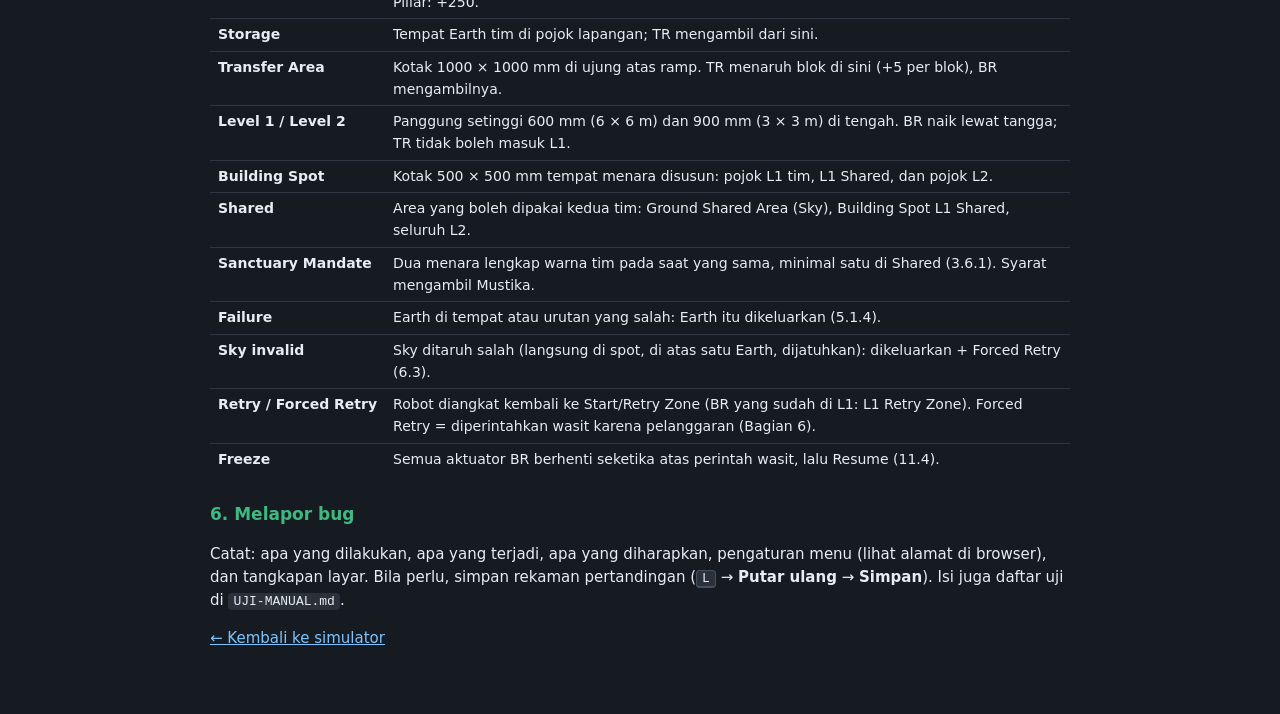
<file: simulator/panduan.html>
<!doctype html>
<html lang="id">
<head>
<meta charset="utf-8">
<meta name="viewport" content="width=device-width, initial-scale=1">
<title>Panduan Cepat — Simulator Werkudara</title>
<style>
  :root { --bg: #161b22; --panel: #1f252d; --line: #2f3742; --fg: #e6edf3; --muted: #9aa6b2; --ok: #3fb97f; }
  body { margin: 0; background: var(--bg); color: var(--fg); font: 15px/1.55 system-ui, -apple-system, "Segoe UI", sans-serif; }
  main { max-width: 860px; margin: 0 auto; padding: 24px max(16px, env(safe-area-inset-left)) 48px; }
  h1 { font-size: 24px; margin: 0 0 4px; }
  h2 { font-size: 17px; margin: 26px 0 8px; color: var(--ok); }
  p.sub { color: var(--muted); margin: 0 0 18px; }
  kbd { background: #2a313a; border: 1px solid #46505c; border-bottom-width: 2px; border-radius: 4px; padding: 0 5px; font: 13px ui-monospace, monospace; }
  code { background: #2a313a; border-radius: 4px; padding: 1px 5px; font: 13px ui-monospace, monospace; }
  table { border-collapse: collapse; width: 100%; font-size: 14px; }
  td { border-top: 1px solid var(--line); padding: 5px 8px; vertical-align: top; }
  td:first-child { white-space: nowrap; width: 1%; }
  .cols { display: grid; grid-template-columns: 1fr 1fr; gap: 18px; }
  @media (max-width: 640px) { .cols { grid-template-columns: 1fr; } }
  ol li, ul li { margin: 3px 0; }
  a { color: #7cc4ff; }
</style>
</head>
<body>
<main>
  <h1>Panduan Cepat</h1>
  <p class="sub">Simulator Werkudara — ABU Robocon 2027. Satu halaman untuk anggota baru; detail lengkap ada di README.</p>

  <h2>1. Menjalankan</h2>
  <ol>
    <li>Ambil branch terbaru (Download ZIP dari GitHub atau <code>git pull</code>), ekstrak.</li>
    <li>Klik dua kali <code>jalankan.bat</code>. Tanpa Python pun jalan (memakai PowerShell Windows).</li>
    <li>Browser terbuka di <code>http://localhost:8027</code>. Jangan membuka <code>index.html</code> langsung.</li>
    <li>Laptop terasa berat? Di menu pilih <b>Grafis: Ringan</b>.</li>
  </ol>

  <h2>2. Menu awal</h2>
  <ul>
    <li><b>Mode</b>: <i>Latihan bebas</i> untuk mencoba-coba; <i>Pertandingan</i> untuk simulasi lomba (setup 1 menit, robot terkunci sampai buzzer).</li>
    <li><b>BR</b> otonom (wajib di lomba, Rule 11.3); <b>TR</b> manual (Anda) atau otonom.</li>
    <li><b>Latihan TR</b>: tantangan berwaktu dengan papan skor per operator.</li>
    <li><b>Tim lawan</b>: tidak ada, otonom (santai / penuh / agresif), atau <i>2 pemain</i> (stik mengemudikan TR lawan). Dua laptop: <code>python tools/arena.py</code>, tamu membuka alamat <code>/tamu</code> yang dicetak (lihat README).</li>
    <li>Pilihan terakhir diingat. <kbd>Esc</kbd> di dalam simulator kembali ke menu.</li>
  </ul>

  <h2>3. Tombol penting</h2>
  <div class="cols">
    <table>
      <tr><td><kbd>W</kbd><kbd>A</kbd><kbd>S</kbd><kbd>D</kbd></td><td>maju / geser</td></tr>
      <tr><td><kbd>Q</kbd><kbd>E</kbd></td><td>putar</td></tr>
      <tr><td><kbd>Shift</kbd></td><td>tahan: presisi (pelan)</td></tr>
      <tr><td><kbd>↑</kbd><kbd>↓</kbd></td><td>lift / tinggi rahang</td></tr>
      <tr><td><kbd>←</kbd><kbd>→</kbd></td><td>rahang TR / boom BR</td></tr>
      <tr><td><kbd>Space</kbd></td><td>jepit (TR) / vakum (BR)</td></tr>
      <tr><td><kbd>1</kbd>–<kbd>6</kbd></td><td>preset tinggi</td></tr>
    </table>
    <table>
      <tr><td><kbd>Enter</kbd></td><td>mulai / jeda timer</td></tr>
      <tr><td><kbd>Tab</kbd></td><td>ganti robot</td></tr>
      <tr><td><kbd>⌫</kbd></td><td>Retry robot aktif</td></tr>
      <tr><td><kbd>O</kbd> / <kbd>I</kbd></td><td>BR / TR otonom</td></tr>
      <tr><td><kbd>C</kbd></td><td>ganti kamera</td></tr>
      <tr><td><kbd>L</kbd></td><td>catatan waktu &amp; putar ulang</td></tr>
      <tr><td><kbd>J</kbd></td><td>rekam komentar pengarah</td></tr>
      <tr><td><kbd>H</kbd></td><td>bantuan lengkap</td></tr>
    </table>
  </div>
  <p><b>Tablet / HP</b>: joystick virtual muncul otomatis (kiri jalan, kanan putar dan rahang naik-turun) dengan tombol Jepit, Rahang −/+, Preset, Ganti, Timer, Retry. Di laptop layar sentuh tambahkan <code>?sentuh=1</code> pada alamat.</p>
  <p>Stik PS4/Xbox langsung dikenali: stik kiri jalan, stik kanan putar dan lift, ✕ jepit/vakum, L2/R2 rahang/boom, Touchpad (atau X + Start) Retry.</p>

  <h2>4. Alur latihan yang disarankan</h2>
  <ol>
    <li><b>Tutorial</b>: menu awal → <i>Mulai cepat → Tutorial</i>. Ikuti 11 langkah sampai BR menyusun Earth pertama Anda. Lalu kerjakan <a href="kuis.html">Kuis aturan</a>.</li>
    <li><b>Kenali TR</b>: Mode Latihan bebas, BR otonom, kemudikan TR mengantar 2 tumpukan Earth ke Transfer Area.</li>
    <li><b>Ukur diri</b>: menu <i>Latihan TR → Antar 2 tumpukan Earth</i>, isi nama, ulangi sampai waktunya stabil.</li>
    <li><b>Sky dan Mustika</b>: tantangan <i>Antar 2 Sky</i> lalu <i>Mustika ke BR</i>.</li>
    <li><b>Kenali BR</b>: <i>Latihan BR</i> (susun 1 menara, naik ke L2) dengan BR manual, untuk memahami lift, boom, wrist, track dan flipper sebelum menulis program otonomnya.</li>
    <li><b>Pertandingan penuh</b>: Mode Pertandingan, lawan <i>Otonom — penuh</i>. Saat buzzer muncul layar hasil (skor, rincian, saran). Tekan <kbd>L</kbd> untuk melihat waktu tiap tugas dan <b>Putar ulang</b> untuk evaluasi.</li>
    <li><b>Strategi</b>: coba <i>Strategi otonom</i> lain atau susun sendiri, bandingkan skornya.</li>
  </ol>

  <h2>5. Istilah penting</h2>
  <p>Lihat juga nama area langsung di lapangan: tekan <kbd>Y</kbd> di simulator. Bagian robot: <a href="robot.html">Kenali robot</a>.</p>
  <table>
    <tr><td><b>TR</b> (Transporter)</td><td>Robot pengantar, boleh dikemudikan operator (11.2). Robot kita: TR R3, mecanum + penjepit.</td></tr>
    <tr><td><b>BR</b> (Builder)</td><td>Robot penyusun menara, wajib otomatis penuh (11.3). Robot kita: BR R1, lift 2 tingkat + boom + vakum + track + flipper.</td></tr>
    <tr><td><b>Earth Block</b></td><td>Balok 350 mm warna tim, 20 per tim di Storage. Dua Earth menjadi lapis bawah dan tengah menara.</td></tr>
    <tr><td><b>Sky Block</b></td><td>Kubus 200 mm dua warna (merah/biru) di Ground Shared Area. Puncak menara; warna yang menghadap atas menentukan pemilik poin, dan boleh dibalik lawan.</td></tr>
    <tr><td><b>Mustika</b></td><td>Bola di Mustika Pillar. Boleh diambil setelah Sanctuary Mandate, diabadikan BR di Central Pillar: +250.</td></tr>
    <tr><td><b>Storage</b></td><td>Tempat Earth tim di pojok lapangan; TR mengambil dari sini.</td></tr>
    <tr><td><b>Transfer Area</b></td><td>Kotak 1000 × 1000 mm di ujung atas ramp. TR menaruh blok di sini (+5 per blok), BR mengambilnya.</td></tr>
    <tr><td><b>Level 1 / Level 2</b></td><td>Panggung setinggi 600 mm (6 × 6 m) dan 900 mm (3 × 3 m) di tengah. BR naik lewat tangga; TR tidak boleh masuk L1.</td></tr>
    <tr><td><b>Building Spot</b></td><td>Kotak 500 × 500 mm tempat menara disusun: pojok L1 tim, L1 Shared, dan pojok L2.</td></tr>
    <tr><td><b>Shared</b></td><td>Area yang boleh dipakai kedua tim: Ground Shared Area (Sky), Building Spot L1 Shared, seluruh L2.</td></tr>
    <tr><td><b>Sanctuary Mandate</b></td><td>Dua menara lengkap warna tim pada saat yang sama, minimal satu di Shared (3.6.1). Syarat mengambil Mustika.</td></tr>
    <tr><td><b>Failure</b></td><td>Earth di tempat atau urutan yang salah: Earth itu dikeluarkan (5.1.4).</td></tr>
    <tr><td><b>Sky invalid</b></td><td>Sky ditaruh salah (langsung di spot, di atas satu Earth, dijatuhkan): dikeluarkan + Forced Retry (6.3).</td></tr>
    <tr><td><b>Retry / Forced Retry</b></td><td>Robot diangkat kembali ke Start/Retry Zone (BR yang sudah di L1: L1 Retry Zone). Forced Retry = diperintahkan wasit karena pelanggaran (Bagian 6).</td></tr>
    <tr><td><b>Freeze</b></td><td>Semua aktuator BR berhenti seketika atas perintah wasit, lalu Resume (11.4).</td></tr>
  </table>

  <h2>6. Melapor bug</h2>
  <p>Catat: apa yang dilakukan, apa yang terjadi, apa yang diharapkan, pengaturan menu (lihat alamat di browser), dan tangkapan layar. Bila perlu, simpan rekaman pertandingan (<kbd>L</kbd> → <b>Putar ulang</b> → <b>Simpan</b>). Isi juga daftar uji di <code>UJI-MANUAL.md</code>.</p>

  <p><a href="index.html">← Kembali ke simulator</a></p>
</main>
</body>
</html>
</file>
<file: perakit/css/perakit.css>
:root {
  --bg: #171b21;
  --panel: #1e242c;
  --panel2: #252c35;
  --line: rgba(255, 255, 255, 0.09);
  --text: #e8ecf1;
  --muted: #9aa6b2;
  --merah: #df2222;
  --ok: #4ade80;
  --warn: #fbbf24;
  --bad: #f87171;
  --BR: #2fa36b;
  --TR: #e08a1e;
  --aksen: var(--BR);
}
body[data-kind='TR'] { --aksen: var(--TR); }
* { box-sizing: border-box; }
html, body { margin: 0; height: 100%; background: var(--bg); color: var(--text); font: 14px/1.45 "Segoe UI", system-ui, sans-serif; }
body { display: flex; flex-direction: column; overflow: hidden; }
button, select, input, .tombol { font: inherit; color: inherit; }
button, .tombol, select {
  background: var(--panel2); border: 1px solid var(--line); border-radius: 8px; padding: 6px 12px; cursor: pointer;
}
button:hover, .tombol:hover, select:hover { border-color: rgba(255, 255, 255, 0.25); }
button:focus-visible, select:focus-visible, input:focus-visible { outline: 2px solid var(--aksen); outline-offset: 1px; }
.utama { background: var(--merah); border-color: var(--merah); color: #fff; font-weight: 600; }
.utama:hover { filter: brightness(1.1); }
.utama:disabled { opacity: 0.45; cursor: not-allowed; filter: none; }
.muted { color: var(--muted); }
.kecil { font-size: 12px; }
kbd { background: #2c333d; border: 1px solid #46505c; border-bottom-width: 2px; border-radius: 4px; padding: 0 5px; font: 12px/1.6 Consolas, monospace; }

/* ---------- header */
#atas { display: flex; align-items: center; gap: 12px; padding: 8px 14px; border-bottom: 1px solid var(--line); background: #13171c; flex-wrap: wrap; }
.merek { display: flex; align-items: center; gap: 8px; color: var(--text); text-decoration: none; white-space: nowrap; }
.merek b { font-weight: 700; }
.logo { width: 20px; height: 20px; border-radius: 4px; background: var(--merah); box-shadow: inset 0 0 0 5px var(--merah), inset 0 0 0 10px #ffd400; }
#nama { flex: 0 1 220px; min-width: 120px; background: var(--panel2); border: 1px solid var(--line); border-radius: 8px; padding: 6px 10px; }
.aksi-atas { display: flex; gap: 8px; margin-left: auto; flex-wrap: wrap; }

/* ---------- area kerja */
#kerja { flex: 1; display: grid; grid-template-columns: 320px 1fr 340px; min-height: 0; }
aside { background: var(--panel); overflow-y: auto; padding: 12px; min-height: 0; }
#palet { border-right: 1px solid var(--line); }
#ringkas { border-left: 1px solid var(--line); }
.tab { display: grid; grid-template-columns: 1fr 1fr; gap: 6px; }
.tab button { padding: 8px; font-weight: 700; border-width: 2px; }
.tab button small { font-weight: 400; color: var(--muted); }
.tab button.aktif.BR { border-color: var(--BR); background: rgba(47, 163, 107, 0.15); }
.tab button.aktif.TR { border-color: var(--TR); background: rgba(224, 138, 30, 0.15); }
.petunjuk { color: var(--muted); font-size: 13px; margin: 10px 2px; }

.grup { margin: 10px 0 4px; border-bottom: 1px solid var(--line); padding-bottom: 4px; }
.grup summary { list-style: none; cursor: pointer; display: flex; justify-content: space-between; align-items: center; gap: 8px; padding: 4px 0; }
.grup summary::-webkit-details-marker { display: none; }
.grup summary::after { content: '▾'; color: var(--muted); font-size: 12px; }
.grup:not([open]) summary::after { content: '▸'; }
.grup .ringkas-isi { color: var(--muted); font-size: 12px; margin-left: auto; text-align: right; overflow: hidden; text-overflow: ellipsis; white-space: nowrap; max-width: 55%; }
.grup[open] .ringkas-isi { display: none; }
.grup h4 { margin: 0; font-size: 13px; letter-spacing: 0.02em; display: flex; gap: 6px; align-items: center; }
.lencana { font-size: 10px; font-weight: 600; padding: 1px 6px; border-radius: 99px; background: #3a2e14; color: var(--warn); }
.lencana.isi { background: #163322; color: var(--ok); }
.lencana.opsi { background: #2a3038; color: var(--muted); }
.kartu { background: var(--panel2); border: 1px solid var(--line); border-radius: 10px; padding: 8px 10px; margin-bottom: 6px; display: grid; grid-template-columns: 1fr auto; gap: 2px 8px; cursor: grab; transition: border-color 0.15s, transform 0.15s; }
.kartu:hover { border-color: rgba(255, 255, 255, 0.22); }
.kartu.dipasang { border-color: var(--aksen); box-shadow: inset 3px 0 0 var(--aksen); }
.kartu.seret { opacity: 0.5; transform: scale(0.98); }
.kartu .nm { font-weight: 600; font-size: 13px; }
.kartu .inf { grid-column: 1 / -1; color: var(--muted); font-size: 12px; }
.kartu .kg { color: var(--muted); font-size: 12px; white-space: nowrap; }
.kartu button { grid-row: 1 / span 1; grid-column: 2; padding: 2px 10px; font-size: 12px; }
.kartu .baris-bawah { grid-column: 1 / -1; display: flex; justify-content: space-between; align-items: center; margin-top: 2px; }
.kartu .baris-bawah .inf { grid-column: auto; }

/* ---------- panggung 3D */
#panggung { position: relative; min-width: 0; min-height: 0; background: radial-gradient(circle at 50% 35%, #2a323c, #161a20); }
#tiga { position: absolute; inset: 0; width: 100%; height: 100%; display: block; touch-action: none; }
#jatuh { position: absolute; inset: 12px; border: 2px dashed var(--aksen); border-radius: 14px; display: none; align-items: center; justify-content: center; font-weight: 600; background: rgba(0, 0, 0, 0.25); pointer-events: none; }
#panggung.terima #jatuh { display: flex; }
#alat { position: absolute; left: 50%; bottom: 12px; transform: translateX(-50%); display: flex; gap: 10px; align-items: center; background: rgba(16, 20, 26, 0.85); border: 1px solid var(--line); border-radius: 12px; padding: 6px 12px; white-space: nowrap; font-size: 13px; }
#alat label { display: flex; align-items: center; gap: 6px; }
#alat button { padding: 4px 10px; }
#alat button[aria-pressed='true'] { border-color: var(--aksen); }
#ukuran-awal { position: absolute; top: 10px; left: 10px; background: rgba(16, 20, 26, 0.85); border: 1px solid var(--line); border-radius: 10px; padding: 6px 10px; font-size: 13px; font-variant-numeric: tabular-nums; }
#ukuran-awal .bad { color: var(--bad); }
#ukuran-awal .ok { color: var(--ok); }
#tip { position: absolute; pointer-events: none; background: rgba(10, 12, 16, 0.92); border: 1px solid var(--line); border-radius: 8px; padding: 4px 8px; font-size: 12px; display: none; white-space: nowrap; }

/* ---------- ringkasan kanan */
#ringkas h2 { margin: 0 0 8px; font-size: 18px; border-left: 4px solid var(--aksen); padding-left: 8px; }
#ringkas h3 { margin: 16px 0 6px; font-size: 13px; color: var(--muted); font-weight: 600; text-transform: uppercase; letter-spacing: 0.05em; }
#ringkas h3 small { text-transform: none; letter-spacing: 0; font-weight: 400; }
.slot { border: 1px solid var(--line); border-radius: 10px; padding: 6px 10px; margin-bottom: 6px; background: var(--panel2); }
.slot.kosong { border-style: dashed; background: transparent; }
.slot.wajib.kosong { border-color: rgba(251, 191, 36, 0.55); }
.slot.sorot { border-color: var(--aksen); box-shadow: 0 0 0 1px var(--aksen); }
.slot .kepala { display: flex; justify-content: space-between; align-items: center; gap: 8px; }
.slot .label { font-size: 11px; color: var(--muted); text-transform: uppercase; letter-spacing: 0.04em; }
.slot .isi { font-weight: 600; font-size: 13px; }
.slot .lepas { padding: 1px 8px; font-size: 12px; background: transparent; }
.slot .prm { display: grid; grid-template-columns: 1fr 64px; gap: 4px 8px; align-items: center; margin-top: 6px; font-size: 12px; }
.slot .prm label { grid-column: 1 / -1; color: var(--muted); display: flex; justify-content: space-between; }
.slot .prm input[type='range'] { width: 100%; accent-color: var(--aksen); }
.slot .prm input[type='number'] { width: 64px; background: var(--bg); border: 1px solid var(--line); border-radius: 6px; padding: 2px 4px; text-align: right; }
.aks-item { display: flex; justify-content: space-between; align-items: center; gap: 6px; margin-top: 4px; font-size: 13px; }

#cek { list-style: none; margin: 0; padding: 0; display: flex; flex-direction: column; gap: 4px; font-size: 13px; }
#cek li { display: grid; grid-template-columns: 18px 1fr; gap: 6px; }
#cek li::before { content: '✓'; color: var(--ok); font-weight: 700; }
#cek li.bad::before { content: '✕'; color: var(--bad); }
#cek li.saran::before { content: '!'; color: var(--warn); text-align: center; }
#cek .rule { color: var(--muted); font-size: 11px; }
#spes { width: 100%; border-collapse: collapse; font-size: 13px; font-variant-numeric: tabular-nums; }
#spes td { padding: 3px 0; border-bottom: 1px solid var(--line); }
#spes td:last-child { text-align: right; }
#berat { font-size: 13px; }
.bar { height: 10px; border-radius: 99px; background: var(--bg); overflow: hidden; display: flex; margin: 6px 0; border: 1px solid var(--line); }
.bar span { display: block; height: 100%; }
.bar .br { background: var(--BR); }
.bar .tr { background: var(--TR); }
.bar.lebih { border-color: var(--bad); }
#berat details { margin-top: 4px; color: var(--muted); font-size: 12px; }
#berat details li { display: flex; justify-content: space-between; }
#berat ul { padding-left: 0; list-style: none; margin: 4px 0; }
#main { width: 100%; margin-top: 16px; padding: 12px; font-size: 15px; }

/* ---------- dialog */
dialog { background: var(--panel); color: var(--text); border: 1px solid var(--line); border-radius: 14px; width: min(520px, 94vw); padding: 18px 20px; }
dialog::backdrop { background: rgba(0, 0, 0, 0.6); }
dialog h2 { margin: 0 0 8px; font-size: 18px; }
fieldset { border: 1px solid var(--line); border-radius: 10px; margin: 10px 0; padding: 8px 12px; display: flex; flex-direction: column; gap: 4px; }
fieldset.baris { flex-direction: row; gap: 18px; }
legend { color: var(--muted); font-size: 12px; padding: 0 4px; }
fieldset label small { color: var(--muted); }
.tombol-dlg { display: flex; justify-content: flex-end; gap: 8px; margin-top: 12px; }
#dlg-panduan ol { padding-left: 20px; display: flex; flex-direction: column; gap: 6px; }

/* ---------- arena */
#arena { position: fixed; inset: 0; z-index: 10; display: flex; flex-direction: column; background: #000; }
#arena[hidden] { display: none; }
.arena-bar { display: flex; gap: 14px; align-items: center; padding: 6px 12px; background: #13171c; border-bottom: 1px solid var(--line); font-size: 13px; flex-wrap: wrap; }
#arena-judul { font-weight: 600; }
#arena-frame { flex: 1; width: 100%; border: 0; background: #20252c; }

#pesan { position: fixed; left: 50%; top: 64px; transform: translateX(-50%) translateY(-12px); background: #0f1318; border: 1px solid var(--line); border-radius: 10px; padding: 8px 14px; opacity: 0; transition: 0.2s; pointer-events: none; z-index: 20; max-width: 92vw; }
#pesan.tampil { opacity: 1; transform: translateX(-50%); }

/* ---------- layar sempit: panggung di atas, panel di bawah */
@media (max-width: 1000px) {
  body { overflow: auto; }
  #kerja { display: flex; flex-direction: column; flex: none; }
  #kerja aside { flex: none; }
  #panggung { order: 0; height: 58vh; min-height: 320px; flex: none; }
  #palet { order: 1; border: 0; border-top: 1px solid var(--line); overflow: visible; }
  #ringkas { order: 2; border: 0; border-top: 1px solid var(--line); overflow: visible; }
  #alat { font-size: 12px; gap: 6px; padding: 4px 8px; max-width: calc(100% - 16px); overflow-x: auto; }
  #alat input[type='range'] { width: 70px; }
  .aksi-atas { margin-left: 0; }
  .aksi-atas button, .aksi-atas select, .aksi-atas .tombol { padding: 6px 9px; }
  .kartu { cursor: default; }
  .kartu button { padding: 6px 12px; }
}

/* ---------- varian CAD */
#cad-panel { border: 1px solid var(--line); border-radius: 10px; padding: 8px 10px; margin-bottom: 10px; background: var(--panel2); font-size: 13px; }
.cad-pilih { display: flex; flex-direction: column; gap: 4px; color: var(--muted); font-size: 12px; }
.cad-pilih select { width: 100%; }
.banding { width: 100%; border-collapse: collapse; margin-top: 8px; font-variant-numeric: tabular-nums; font-size: 12px; }
.banding th, .banding td { padding: 3px 2px; border-bottom: 1px solid var(--line); text-align: right; }
.banding th:first-child, .banding td:first-child { text-align: left; color: var(--muted); }
.cad-tampil { display: flex; gap: 6px; align-items: flex-start; margin-top: 8px; }

/* ---------- misi */
#misi-list { padding-left: 0; list-style: none; display: flex; flex-direction: column; gap: 6px; max-height: 60vh; overflow-y: auto; }
#misi-list li { display: grid; grid-template-columns: 22px 1fr; gap: 2px 8px; border: 1px solid var(--line); border-radius: 10px; padding: 8px 10px; background: var(--panel2); }
#misi-list li::before { content: '○'; grid-row: 1 / span 3; color: var(--muted); font-weight: 700; }
#misi-list li.beres { border-color: rgba(74, 222, 128, 0.45); }
#misi-list li.beres::before { content: '✓'; color: var(--ok); }
#misi-list li > * { grid-column: 2; }
#misi-list span { font-size: 13px; }
#misi-list small { font-size: 12px; }
#misi-btn { border-color: rgba(255, 212, 0, 0.45); }

/* daftar modul & hasil arena */
.kecil-btn { margin-top: 8px; font-size: 12px; padding: 5px 10px; }
#hasil-arena { margin-top: 16px; padding: 10px 12px; border: 1px solid var(--line); border-radius: 10px; background: rgba(255, 212, 0, 0.05); font-size: 13px; }
#hasil-arena h3 { margin: 0 0 6px; }
#hasil-arena .skor { font-size: 22px; font-weight: 700; }
#hasil-arena .skor.menang { color: var(--ok, #3ecf8e); }
#hasil-arena .skor.kalah { color: var(--bad, #ff6b6b); }
#hasil-arena table { width: 100%; border-collapse: collapse; margin-top: 6px; }
#hasil-arena td { padding: 2px 0; border-top: 1px solid var(--line); }
#hasil-arena td:last-child { text-align: right; }
</file>
<file: simulator/css/style.css>
:root {
  --panel: rgba(16, 20, 26, 0.82);
  --line: rgba(255, 255, 255, 0.08);
  --text: #e8ecf1;
  --muted: #9aa6b2;
  --red: #ff4d43;
  --blue: #5a6bff;
  --ok: #4ade80;
  --warn: #fbbf24;
  --bad: #f87171;
}
* { box-sizing: border-box; }
html, body { margin: 0; height: 100%; overflow: hidden; background: #20252c; color: var(--text); font: 13px/1.4 "Segoe UI", system-ui, sans-serif; }
#view { position: fixed; inset: 0; width: 100%; height: 100%; display: block; }
kbd { background: #2c333d; border: 1px solid #46505c; border-bottom-width: 2px; border-radius: 4px; padding: 0 5px; font: 11px/1.6 Consolas, monospace; color: #fff; }
.muted { color: var(--muted); font-size: 12px; }
.ok { color: var(--ok); }
.bad { color: var(--bad); }

#topbar { position: fixed; top: 10px; left: 50%; transform: translateX(-50%); display: flex; align-items: center; gap: 18px; background: var(--panel); border: 1px solid var(--line); border-radius: 12px; padding: 8px 18px; backdrop-filter: blur(6px); white-space: nowrap; }
#team { font-weight: 700; letter-spacing: 0.08em; padding: 3px 8px; border-radius: 6px; }
#team.red { background: var(--red); }
#team.blue { background: var(--blue); }
.score { font-size: 26px; font-weight: 700; font-variant-numeric: tabular-nums; display: flex; align-items: baseline; gap: 8px; }
.score small { font-size: 12px; color: var(--muted); }
.timebox { display: flex; flex-direction: column; align-items: center; }
#timer { font: 700 28px/1 Consolas, monospace; }
#timer.running { color: var(--ok); }
#timer.paused { color: var(--warn); }
#timer.ended { color: var(--bad); }
#phase { color: var(--muted); font-size: 11px; }
.meta { font-size: 12px; color: var(--muted); }

#panel { position: fixed; top: 10px; left: 10px; width: 330px; background: var(--panel); border: 1px solid var(--line); border-radius: 12px; padding: 12px 14px; display: flex; flex-direction: column; gap: 8px; }
#robot-name { font-weight: 700; font-size: 14px; padding-left: 8px; border-left: 4px solid; }
#robot-name.BR { border-color: #28c878; }
#robot-name.TR { border-color: #ffaa1e; }
#telemetry { width: 100%; border-collapse: collapse; font-variant-numeric: tabular-nums; }
#telemetry td { padding: 2px 0; border-bottom: 1px solid var(--line); vertical-align: top; }
#telemetry td:first-child { color: var(--muted); width: 46%; }

#log { position: fixed; top: 10px; right: 10px; width: 340px; max-height: calc(100% - 290px); overflow: hidden; margin: 0; padding: 8px 10px; list-style: none; background: var(--panel); border: 1px solid var(--line); border-radius: 12px; font-size: 12px; }
#log:empty { display: none; }
#log li { padding: 3px 0; border-bottom: 1px solid var(--line); }
#log li .t { color: var(--muted); font-family: Consolas, monospace; margin-right: 6px; }
#log li.ok { color: var(--ok); }
#log li.warn { color: var(--warn); }
#log li.bad { color: var(--bad); }

#minimap { position: fixed; right: 10px; bottom: 10px; width: 240px; height: 240px; border-radius: 10px; border: 1px solid var(--line); }
#minimap.hide { display: none; }

#flash { position: fixed; top: 90px; left: 50%; transform: translateX(-50%) scale(0.96); background: #b91c1c; color: #fff; font-weight: 700; padding: 10px 18px; border-radius: 10px; opacity: 0; transition: opacity 0.2s, transform 0.2s; pointer-events: none; }
#flash.show { opacity: 1; transform: translateX(-50%) scale(1); }
#keys { position: fixed; left: 10px; bottom: 10px; width: 330px; background: var(--panel); border: 1px solid var(--line); border-radius: 12px; padding: 10px 12px; font-size: 12px; }
#keys h4 { margin: 0 0 6px; font-size: 12px; color: var(--muted); font-weight: 600; letter-spacing: 0.04em; }
#keys h4 b { color: var(--text); }
#keys .grid { display: grid; grid-template-columns: auto 1fr; gap: 3px 10px; align-items: center; }
#keys .k { white-space: nowrap; text-align: right; }
#keys .sep { grid-column: 1 / -1; border-top: 1px solid var(--line); margin: 3px 0; }
#keys.hide { display: none; }
@media (max-height: 820px) { #keys .opt { display: none; } }
@media (max-height: 680px) { #keys { display: none; } }
#toast { position: fixed; bottom: 24px; left: 50%; transform: translateX(-50%); background: var(--panel); padding: 6px 14px; border-radius: 8px; opacity: 0; transition: opacity 0.2s; pointer-events: none; }
#toast.show { opacity: 1; }

#tl { position: fixed; top: 10px; right: 10px; bottom: 10px; width: min(620px, 96vw); display: none; flex-direction: column; gap: 8px; background: #161b22; border: 1px solid var(--line); border-radius: 12px; padding: 12px 14px; z-index: 5; }
#tl.show { display: flex; }
#drill { position: fixed; top: 86px; left: 50%; transform: translateX(-50%); width: min(420px, 92vw); display: flex; flex-direction: column; gap: 6px; background: #161b22; border: 1px solid var(--line); border-radius: 12px; padding: 10px 14px; z-index: 4; font-size: 13px; color: #cbd5e1; }
#drill .dr-head { font-size: 14px; color: #e6edf3; }
#drill .dr-op { display: flex; gap: 8px; align-items: center; }
#drill input { flex: 1; background: #20262e; color: #fff; border: 1px solid #46505c; border-radius: 6px; padding: 3px 6px; font: inherit; }
#drill ol { margin: 0; padding-left: 20px; }
#drill button { align-self: flex-start; background: #20262e; color: #e6edf3; border: 1px solid #46505c; border-radius: 6px; padding: 4px 10px; font: inherit; cursor: pointer; }
#replay { position: fixed; left: 50%; bottom: 14px; transform: translateX(-50%); width: min(760px, 96vw); display: none; align-items: center; gap: 8px; background: #161b22; border: 1px solid var(--line); border-radius: 12px; padding: 8px 12px; z-index: 6; }
#replay.show { display: flex; }
#replay input[type=range] { flex: 1; min-width: 80px; }
#replay button, #replay select, #replay .rp-load { background: #20262e; color: #e6edf3; border: 1px solid #46505c; border-radius: 6px; padding: 4px 10px; font: 13px system-ui, sans-serif; cursor: pointer; }
#replay .rp-load input { display: none; }
#replay #rp-time { min-width: 210px; font-variant-numeric: tabular-nums; color: #cbd5e1; font-size: 13px; }
#tl .tl-head { display: flex; align-items: center; gap: 8px; }
#tl h3 { margin: 0; flex: 1; font-size: 15px; }
#tl h3 small, #tl h4 { color: var(--muted); font-weight: 400; font-size: 12px; }
#tl h4 { margin: 4px 0 0; }
#tl button { background: #2c333d; color: var(--text); border: 1px solid #46505c; border-radius: 6px; padding: 3px 10px; font: inherit; cursor: pointer; }
#tl button:hover { background: #3a4350; }
#tl-sum { display: grid; grid-template-columns: repeat(5, 1fr); gap: 6px; }
#tl-sum div { background: #1f262f; border-radius: 8px; padding: 5px 8px; display: flex; flex-direction: column; }
#tl-sum small { color: var(--muted); font-size: 11px; }
#tl-sum b { font-size: 15px; font-variant-numeric: tabular-nums; }
#tl .tl-scroll { flex: 1; overflow: auto; min-height: 60px; border: 1px solid var(--line); border-radius: 8px; }
#tl .tl-scroll.small { flex: 0 0 132px; }
#tl table { width: 100%; border-collapse: collapse; font-size: 12px; font-variant-numeric: tabular-nums; }
#tl th { position: sticky; top: 0; background: #1f262f; text-align: left; padding: 4px 6px; color: var(--muted); font-weight: 600; }
#tl td { padding: 3px 6px; border-bottom: 1px solid var(--line); vertical-align: top; }
#tl td i { color: var(--muted); font-style: normal; }
#tl tr.mandate td, #tl tr.mustika td, #tl tr.selesai td { color: var(--ok); }
#tl tr.failure td, #tl tr.pelanggaran td, #tl tr.gagal td { color: var(--bad); }
#tl tr.tugas td { color: #9fb4c9; }

#menu { position: fixed; inset: 0; display: none; align-items: flex-start; justify-content: center; background: radial-gradient(circle at 50% 30%, #2a323c, #171b21); overflow: auto; padding: 16px; }
#menu.show { display: flex; }
.menu-inner { width: min(760px, 96vw); background: #161b22; border: 1px solid var(--line); border-radius: 14px; padding: 22px 26px; display: flex; flex-direction: column; gap: 10px; margin: auto 0; }
.menu-inner h1 { margin: 0 0 6px; font-size: 22px; display: flex; flex-direction: column; gap: 2px; }
.menu-inner h1 small { color: var(--muted); font-weight: 400; font-size: 13px; }
.menu-inner .row { display: grid; grid-template-columns: 150px 1fr; gap: 10px; align-items: start; padding: 6px 0; border-top: 1px solid var(--line); }
.menu-inner .lab { color: var(--muted); padding-top: 6px; }
.menu-inner .opts { display: flex; flex-wrap: wrap; gap: 6px; }
.menu-inner .opt input { position: absolute; opacity: 0; pointer-events: none; }
.menu-inner .opt span { display: block; padding: 5px 12px; border: 1px solid #46505c; border-radius: 8px; background: #20262e; cursor: pointer; }
.menu-inner .opt input:checked + span { background: #1d4d38; border-color: var(--ok); color: #fff; }
.menu-inner .opt input:focus-visible + span { outline: 2px solid #fff; }
.menu-inner .actions { display: flex; justify-content: flex-end; }
.menu-inner button { background: var(--ok); color: #06210f; border: 0; border-radius: 9px; padding: 9px 30px; font: 700 15px inherit; cursor: pointer; }
.menu-inner button:hover { filter: brightness(1.1); }
.menu-inner { margin: auto; }
.menu-inner .opt small { color: var(--muted); }
.menu-inner .opt input:checked + span small { color: #cfe9dc; }
.menu-inner .kustom .opts { display: grid; grid-template-columns: repeat(auto-fill, minmax(210px, 1fr)); gap: 6px 14px; }
.menu-inner .num { display: flex; align-items: center; gap: 6px; color: #cbd5e1; font-size: 13px; }
.menu-inner .num.wide { grid-column: 1 / -1; }
.menu-inner .num input { width: 78px; margin-left: auto; background: #20262e; color: #fff; border: 1px solid #46505c; border-radius: 6px; padding: 4px 6px; font: inherit; }
.menu-inner .num.wide input { width: auto; flex: 1; }
.menu-inner .warn { margin: 0; color: #ffb454; font-size: 13px; }
.menu-inner .kg { align-items: center; gap: 14px; }
.menu-inner .stik { display: block; }
.menu-inner .stik ul { list-style: none; margin: 0 0 6px; padding: 0; display: grid; grid-template-columns: repeat(auto-fill, minmax(260px, 1fr)); gap: 4px 14px; font-size: 13px; color: #cbd5e1; }
.menu-inner .stik li { display: flex; align-items: center; gap: 6px; }
.menu-inner .stik li span { flex: 1; min-width: 0; }
.menu-inner .stik li button { background: #20262e; color: #cbd5e1; border: 1px solid #46505c; border-radius: 6px; padding: 2px 8px; font: 12px system-ui, sans-serif; }
.menu-inner .stik p { margin: 0 0 6px; font-size: 13px; }
.menu-inner .kg .num input { width: 70px; }
.menu-inner .kg span { font-size: 13px; }
.menu-inner .sto { display: flex; flex-wrap: wrap; gap: 12px; align-items: flex-start; }
.menu-inner .sto canvas { max-width: 100%; height: auto; background: #1b2027; border-radius: 6px; touch-action: none; cursor: crosshair; }
.menu-inner .sto-side { flex: 1 1 180px; min-width: 0; font-size: 13px; color: #cbd5e1; }
.menu-inner .sto-side p { margin: 0 0 8px; }
.menu-inner .sto-btn { display: flex; flex-wrap: wrap; gap: 6px; margin-bottom: 8px; }
.menu-inner .kustom .opts.stg { display: block; }
.menu-inner .kustom .opts.sto { display: flex; }
.menu-inner .stg li { display: flex; align-items: center; flex-wrap: wrap; gap: 2px; }
.menu-inner .stg li span { flex: 1 1 200px; min-width: 0; }
.menu-inner .stg ol { margin: 0 0 8px; padding-left: 0; list-style: none; display: flex; flex-direction: column; gap: 4px; font-size: 13px; color: #cbd5e1; }
.menu-inner .stg li button, .menu-inner .stg select { background: #20262e; color: #cbd5e1; border: 1px solid #46505c; border-radius: 6px; padding: 2px 8px; margin-left: 4px; font: 13px system-ui, sans-serif; }
.menu-inner .sto-btn button { background: #20262e; color: #cbd5e1; border: 1px solid #46505c; border-radius: 6px; padding: 4px 10px; font: 13px system-ui, sans-serif; }
.menu-inner .sto-btn .tombol-file { background: #20262e; color: #cbd5e1; border: 1px solid #46505c; border-radius: 6px; padding: 4px 10px; font: 13px system-ui, sans-serif; cursor: pointer; }
@media (max-width: 620px) { .menu-inner .row { grid-template-columns: 1fr; } .menu-inner .lab { padding-top: 0; } }

#help { position: fixed; inset: 0; display: none; align-items: center; justify-content: center; background: rgba(0, 0, 0, 0.55); }
#help.show { display: flex; }
.help-inner { width: min(980px, 94vw); max-height: 90vh; overflow: auto; background: #161b22; border: 1px solid var(--line); border-radius: 14px; padding: 18px 22px; }
.help-inner h2 { margin: 0 0 8px; }
.help-inner h2 small { color: var(--muted); font-weight: 400; font-size: 12px; }
.help-inner h3 { margin: 14px 0 6px; font-size: 13px; color: #cbd5e1; }
.help-inner .cols { display: grid; grid-template-columns: 1fr 1fr; gap: 26px; }
.help-inner table { width: 100%; border-collapse: collapse; }
.help-inner td { padding: 3px 4px; border-bottom: 1px solid var(--line); }
.help-inner td:nth-child(3) { color: var(--muted); }
.help-inner ol { padding-left: 18px; margin: 4px 0; }

#loading { position: fixed; inset: 0; display: flex; flex-direction: column; gap: 14px; align-items: center; justify-content: center; background: #20252c; font-size: 15px; text-align: center; padding: 20px; }
#loading.error { color: var(--bad); }
#loading.error .spinner { display: none; }
.spinner { width: 38px; height: 38px; border: 4px solid #3a4350; border-top-color: #ffaa1e; border-radius: 50%; animation: spin 0.9s linear infinite; }
@keyframes spin { to { transform: rotate(360deg); } }

@media (max-width: 1100px) {
  #log { display: none; }
  #panel { width: 280px; }
  /* log disembunyikan, jadi papan skor pindah ke kanan atas agar tidak tertutup panel telemetri */
  #topbar { left: auto; right: 10px; transform: none; }
}
@media (max-width: 900px) { #topbar { gap: 10px; padding: 6px 12px; } #topbar .meta { display: none; } }

/* Kontrol layar sentuh (js/sentuh.js) */
#sentuh { position: fixed; inset: 0; pointer-events: none; z-index: 30; user-select: none; -webkit-user-select: none; }
#sentuh .js { position: absolute; bottom: max(18px, env(safe-area-inset-bottom)); width: 150px; height: 150px; border-radius: 50%;
  background: rgba(20, 26, 34, 0.45); border: 2px solid rgba(255, 255, 255, 0.35); pointer-events: auto; touch-action: none; }
#sentuh .js.kiri { left: max(18px, env(safe-area-inset-left)); }
#sentuh .js.kanan { right: max(18px, env(safe-area-inset-right)); }
#sentuh .kenop { position: absolute; left: 50%; top: 50%; width: 64px; height: 64px; margin: -32px 0 0 -32px; border-radius: 50%;
  background: rgba(255, 255, 255, 0.55); }
#sentuh .tb { position: absolute; left: 50%; transform: translateX(-50%); bottom: max(14px, env(safe-area-inset-bottom));
  display: grid; grid-template-columns: repeat(4, minmax(64px, 1fr)); gap: 8px; pointer-events: auto; max-width: calc(100vw - 380px); }
#sentuh .tb button { min-height: 48px; border-radius: 10px; border: 1px solid rgba(255, 255, 255, 0.35); background: rgba(20, 26, 34, 0.6);
  color: #e6edf3; font: 14px system-ui, sans-serif; touch-action: none; }
#sentuh .tb button.on { background: rgba(63, 185, 127, 0.75); }
@media (max-width: 700px) {
  #sentuh .js { width: 120px; height: 120px; bottom: 120px; }
  #sentuh .tb { max-width: calc(100vw - 24px); width: calc(100vw - 24px); grid-template-columns: repeat(4, 1fr); }
}
body:has(#sentuh) #minimap, body:has(#sentuh) #keys { display: none; }
/* layar pendek (HP mendatar): panel telemetri dan log memberi ruang untuk joystick */
@media (max-height: 560px) {
  body:has(#sentuh) #panel, body:has(#sentuh) #log { display: none; }
  body:has(#sentuh) #topbar { left: 50%; right: auto; transform: translateX(-50%) scale(0.8); transform-origin: top center; }
  body:has(#sentuh) #topbar .meta { display: none; }
}

/* Mode wasit (js/wasit.js) */
#wasit { position: fixed; right: 10px; top: 120px; width: 250px; background: var(--panel); border: 1px solid var(--line); border-radius: 12px; padding: 10px; font-size: 12px; z-index: 20; }
#wasit .ws-head { margin-bottom: 6px; }
#wasit select, #wasit input { width: 100%; box-sizing: border-box; margin: 3px 0 6px; background: #20262e; color: #e6edf3; border: 1px solid #46505c; border-radius: 6px; padding: 4px; font: 12px system-ui, sans-serif; }
#wasit .ws-tim { display: grid; grid-template-columns: 1fr 1fr; gap: 4px; margin-top: 6px; padding-top: 6px; border-top: 1px solid var(--line); }
#wasit .ws-tim b { grid-column: 1 / -1; }
#wasit .ws-tim.red b { color: #ff6b6b; } #wasit .ws-tim.blue b { color: #6ea2ff; }
#wasit button { background: #20262e; color: #cbd5e1; border: 1px solid #46505c; border-radius: 6px; padding: 5px 4px; font: 12px system-ui, sans-serif; min-height: 32px; }
/* Tutorial anggota baru (js/tutorial.js) */
#tutor { position: fixed; bottom: 14px; left: 50%; transform: translateX(-50%); width: min(440px, 94vw); max-height: calc(100% - 120px); overflow: auto; background: #161b22; border: 1px solid #ffd40066; border-radius: 12px; padding: 10px 14px; z-index: 4; font-size: 13px; color: #cbd5e1; box-shadow: 0 6px 24px #0008; }
#tutor .tu-head { display: flex; align-items: center; gap: 8px; color: #ffd400; }
#tutor .tu-head span { flex: 1; color: var(--muted); }
#tutor .tu-head button { background: none; border: 1px solid #46505c; color: var(--text); border-radius: 6px; width: 26px; cursor: pointer; }
#tutor.kecil .tu-body { display: none; }
#tutor h3 { margin: 6px 0 4px; font-size: 16px; color: #e6edf3; }
#tutor ul { margin: 4px 0; padding-left: 18px; }
#tutor .tu-why { margin: 6px 0; color: var(--muted); font-size: 12px; border-left: 2px solid #ffd40066; padding-left: 8px; }
#tutor .tu-btn { display: flex; gap: 6px; flex-wrap: wrap; }
#tutor .tu-btn button { background: #20262e; color: #e6edf3; border: 1px solid #46505c; border-radius: 6px; padding: 4px 10px; font: inherit; cursor: pointer; }
#tutor #tu-lanjut { background: #ffd400; color: #111; border-color: #ffd400; font-weight: 600; }
#tutor.beres { border-color: #4ade8088; }
#tutor a { color: #7cc4ff; }
/* layar sempit atau layar sentuh: bagian bawah dipakai panel tombol / joystick, jadi tutorial pindah ke atas */
@media (max-width: 1100px) { #tutor { top: 86px; bottom: auto; } }
body:has(#sentuh) #tutor { top: 86px; bottom: auto; max-height: calc(100% - 300px); min-height: 120px; }
@media (max-height: 560px) {
  body:has(#sentuh) #tutor { top: 52px; max-height: calc(100% - 190px); min-height: 0; font-size: 12px; padding: 6px 10px; }
  body:has(#sentuh) #tutor h3 { font-size: 14px; margin: 2px 0; }
}
/* Layar hasil akhir (js/hasil.js) */
#hasil { position: fixed; inset: 0; display: none; align-items: center; justify-content: center; background: #0009; z-index: 40; padding: 16px; }   /* di atas kontrol sentuh (z 30) */
#hasil.show { display: flex; }
#hasil .hs-box { width: min(520px, 100%); max-height: 100%; overflow: auto; background: #161b22; border: 1px solid var(--line); border-top: 4px solid var(--muted); border-radius: 14px; padding: 16px 18px; }
#hasil .hs-box.menang { border-top-color: var(--ok); }
#hasil .hs-box.kalah { border-top-color: var(--bad); }
#hasil h2 { margin: 0 0 8px; font-size: 22px; text-align: center; }
#hasil .menang h2 { color: var(--ok); }
#hasil .kalah h2 { color: var(--bad); }
#hasil .hs-skor { display: flex; justify-content: center; align-items: baseline; gap: 14px; font-size: 38px; font-weight: 700; font-variant-numeric: tabular-nums; }
#hasil .hs-skor small { font-size: 12px; color: var(--muted); font-weight: 400; }
#hasil .red { color: var(--red); }
#hasil .blue { color: var(--blue); }
#hasil table { width: 100%; border-collapse: collapse; margin: 10px 0; font-variant-numeric: tabular-nums; }
#hasil th, #hasil td { padding: 4px 6px; border-top: 1px solid var(--line); text-align: right; }
#hasil th:first-child, #hasil td:first-child { text-align: left; color: #cbd5e1; }
#hasil .hs-tb, #hasil .hs-saran { font-size: 12px; color: #cbd5e1; margin: 6px 0; }
#hasil .hs-btn { display: flex; gap: 6px; flex-wrap: wrap; justify-content: center; position: sticky; bottom: -16px; background: #161b22; padding: 8px 0; }
@media (max-height: 560px) { #hasil { padding: 6px; } #hasil .hs-box { padding: 10px 14px; } #hasil th, #hasil td { padding: 2px 6px; } #hasil h2 { font-size: 18px; margin-bottom: 4px; } #hasil .hs-skor { font-size: 28px; } }
#hasil button { background: #20262e; color: #e6edf3; border: 1px solid #46505c; border-radius: 6px; padding: 6px 12px; font: inherit; cursor: pointer; }
#hasil button[data-a="ulang"] { background: #2563eb; border-color: #2563eb; }
/* Menu awal: mulai cepat */
.menu-inner .cepat { display: grid; grid-template-columns: repeat(4, 1fr); gap: 8px; }
@media (max-width: 640px) { .menu-inner .cepat { grid-template-columns: 1fr 1fr; } }
.menu-inner .cepat a { display: flex; flex-direction: column; gap: 2px; padding: 10px 12px; border: 1px solid #46505c; border-radius: 10px; background: #20262e; color: var(--text); text-decoration: none; }
.menu-inner .cepat a:hover, .menu-inner .cepat a:focus-visible { border-color: var(--ok); background: #1d2b25; }
.menu-inner .cepat a:first-child { border-color: #ffd400; }
.menu-inner .cepat small { color: var(--muted); }
.menu-inner h2.atur { margin: 8px 0 0; font-size: 14px; color: var(--muted); font-weight: 600; }
#drill .dr-tip { color: var(--muted); font-size: 12px; }
/* Demo berpemandu (js/demo.js) */
body.demo #keys, body.demo #panel { display: none; }
#demo-badge { position: fixed; top: 10px; left: 10px; background: var(--panel); border: 1px solid var(--line); border-radius: 10px; padding: 6px 10px; font-size: 12px; color: var(--muted); }
#demo-badge b { color: #ffd400; margin-right: 4px; }
#demo-cap { position: fixed; left: 50%; bottom: 28px; transform: translateX(-50%) translateY(10px); width: min(860px, calc(100vw - 300px)); min-width: min(420px, 94vw); background: rgba(16, 20, 26, 0.92); border: 1px solid var(--line); border-left: 6px solid #ffd400; border-radius: 12px; padding: 12px 18px; font-size: 20px; line-height: 1.35; color: #f2f5f8; opacity: 0; transition: opacity 0.35s, transform 0.35s; pointer-events: none; z-index: 7; }
#demo-cap.show { opacity: 1; transform: translateX(-50%) translateY(0); }
#demo-cap.red { border-left-color: var(--red); }
#demo-cap.blue { border-left-color: var(--blue); }
#demo-cap.besar { font-size: 24px; font-weight: 600; border-color: #ffd400; }
#demo-cap.buruk { border-left-color: var(--bad); }
#demo-cap small { display: block; margin-top: 4px; font-size: 13px; color: var(--muted); }
@media (max-width: 1100px) { #demo-cap { width: calc(100vw - 32px); font-size: 17px; } #demo-cap.besar { font-size: 19px; } }
</file>
